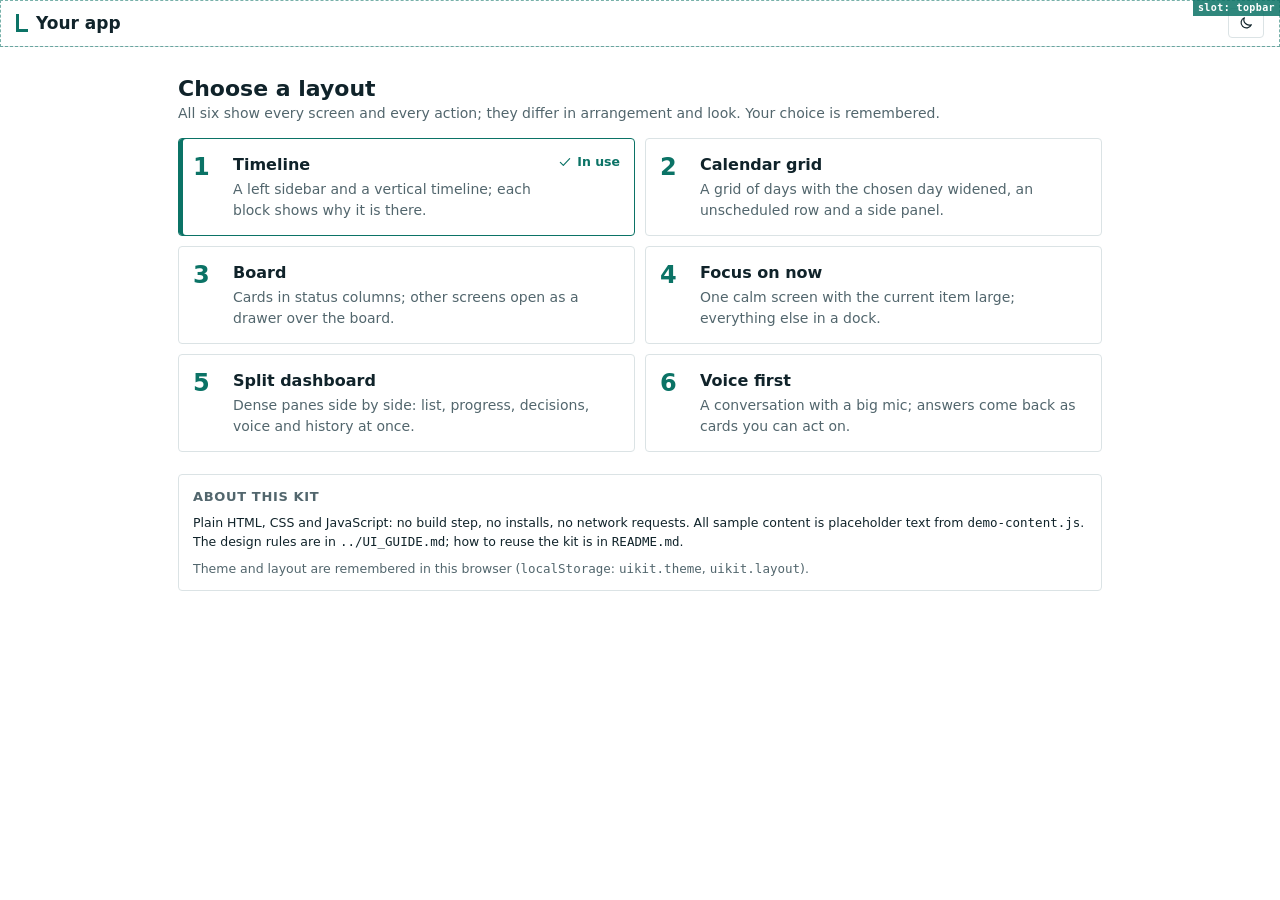
<file: ui-kit/index.html>
<!doctype html>
<!-- The layout chooser (UI_GUIDE.md §5.2). Open this file by double-clicking it.
     It borrows the remembered layout's tokens (boot.js sets data-layout). -->
<html lang="en" data-page="chooser">
<head>
<meta charset="utf-8">
<meta name="viewport" content="width=device-width, initial-scale=1">
<title>Choose a layout · UI kit</title>
<link rel="icon" href="data:,">
<script src="shared/boot.js"></script>
<link rel="stylesheet" href="tokens.css">
<link rel="stylesheet" href="base.css">
<link rel="stylesheet" href="shared/topbar.css">
<style>
  .chooser { max-width: 980px; margin: 0 auto; padding: 28px 28px 60px; }
  .about { margin-top: 22px; }
  .about code { font: 12.5px var(--mono); }
</style>
</head>
<body>
<a class="skip-link" href="#main">Skip to content</a>
<header class="appbar" data-slot="topbar">
  <span class="appbar-brand"><span class="brand-mark" aria-hidden="true"></span><span data-app-name>App</span></span>
  <span style="margin-left:auto"></span>
  <button type="button" class="ab-btn" data-act="toggle_theme" aria-label="Switch theme" title="Switch theme"><i data-icon="moon" class="i-moon"></i><i data-icon="sun" class="i-sun"></i></button>
</header>
<main id="main" class="chooser" tabindex="-1">
  <h1 class="screen-title">Choose a layout</h1>
  <p class="lead-line">All six show every screen and every action; they differ in arrangement and look. Your choice is remembered.</p>
  <ol class="layout-list" id="layout-list"></ol>
  <section class="panel about">
    <h2 class="panel-h">About this kit</h2>
    <p class="small">Plain HTML, CSS and JavaScript: no build step, no installs, no network requests. All sample content is placeholder text from <code>demo-content.js</code>. The design rules are in <code>../UI_GUIDE.md</code>; how to reuse the kit is in <code>README.md</code>.</p>
    <p class="small muted">Theme and layout are remembered in this browser (<code>localStorage</code>: <code>uikit.theme</code>, <code>uikit.layout</code>).</p>
  </section>
</main>
<script src="demo-content.js"></script>
<script src="shared/icons.js"></script>
<script src="shared/core.js"></script>
<script src="shared/theme-switch.js"></script>
<script>
/* The six layouts. Descriptions are generic UI copy (UI_GUIDE.md §5.2). */
(function () {
  var LAYOUTS = [
    [1, "Timeline", "A left sidebar and a vertical timeline; each block shows why it is there."],
    [2, "Calendar grid", "A grid of days with the chosen day widened, an unscheduled row and a side panel."],
    [3, "Board", "Cards in status columns; other screens open as a drawer over the board."],
    [4, "Focus on now", "One calm screen with the current item large; everything else in a dock."],
    [5, "Split dashboard", "Dense panes side by side: list, progress, decisions, voice and history at once."],
    [6, "Voice first", "A conversation with a big mic; answers come back as cards you can act on."]
  ];
  var cur = String(UI.store.get("uikit.layout", "1")), screen = location.hash.slice(1);
  document.getElementById("layout-list").innerHTML = LAYOUTS.map(function (l) {
    var on = String(l[0]) === cur;
    return '<li class="' + (on ? "is-current" : "") + '"><a class="layout-pick" href="layout-' + l[0] + "/index.html" + (screen ? "#" + UI.esc(screen) : "") + '" data-pick="' + l[0] + '"' + (on ? ' aria-current="true"' : "") + ">" +
      '<span class="lp-n">' + l[0] + '</span><span class="lp-body"><b>' + l[1] + "</b><span>" + l[2] + "</span></span>" + (on ? '<span class="lp-cur">' + UI.icon("check") + "In use</span>" : "") + "</a></li>";
  }).join("");
  document.addEventListener("click", function (e) { var a = e.target.closest("[data-pick]"); if (a) UI.store.set("uikit.layout", a.getAttribute("data-pick")); });
  document.querySelectorAll("[data-app-name]").forEach(function (el) { el.textContent = UI.data.appName || "App"; });
  UI.hydrateIcons();
})();
</script>
</body>
</html>
</file>
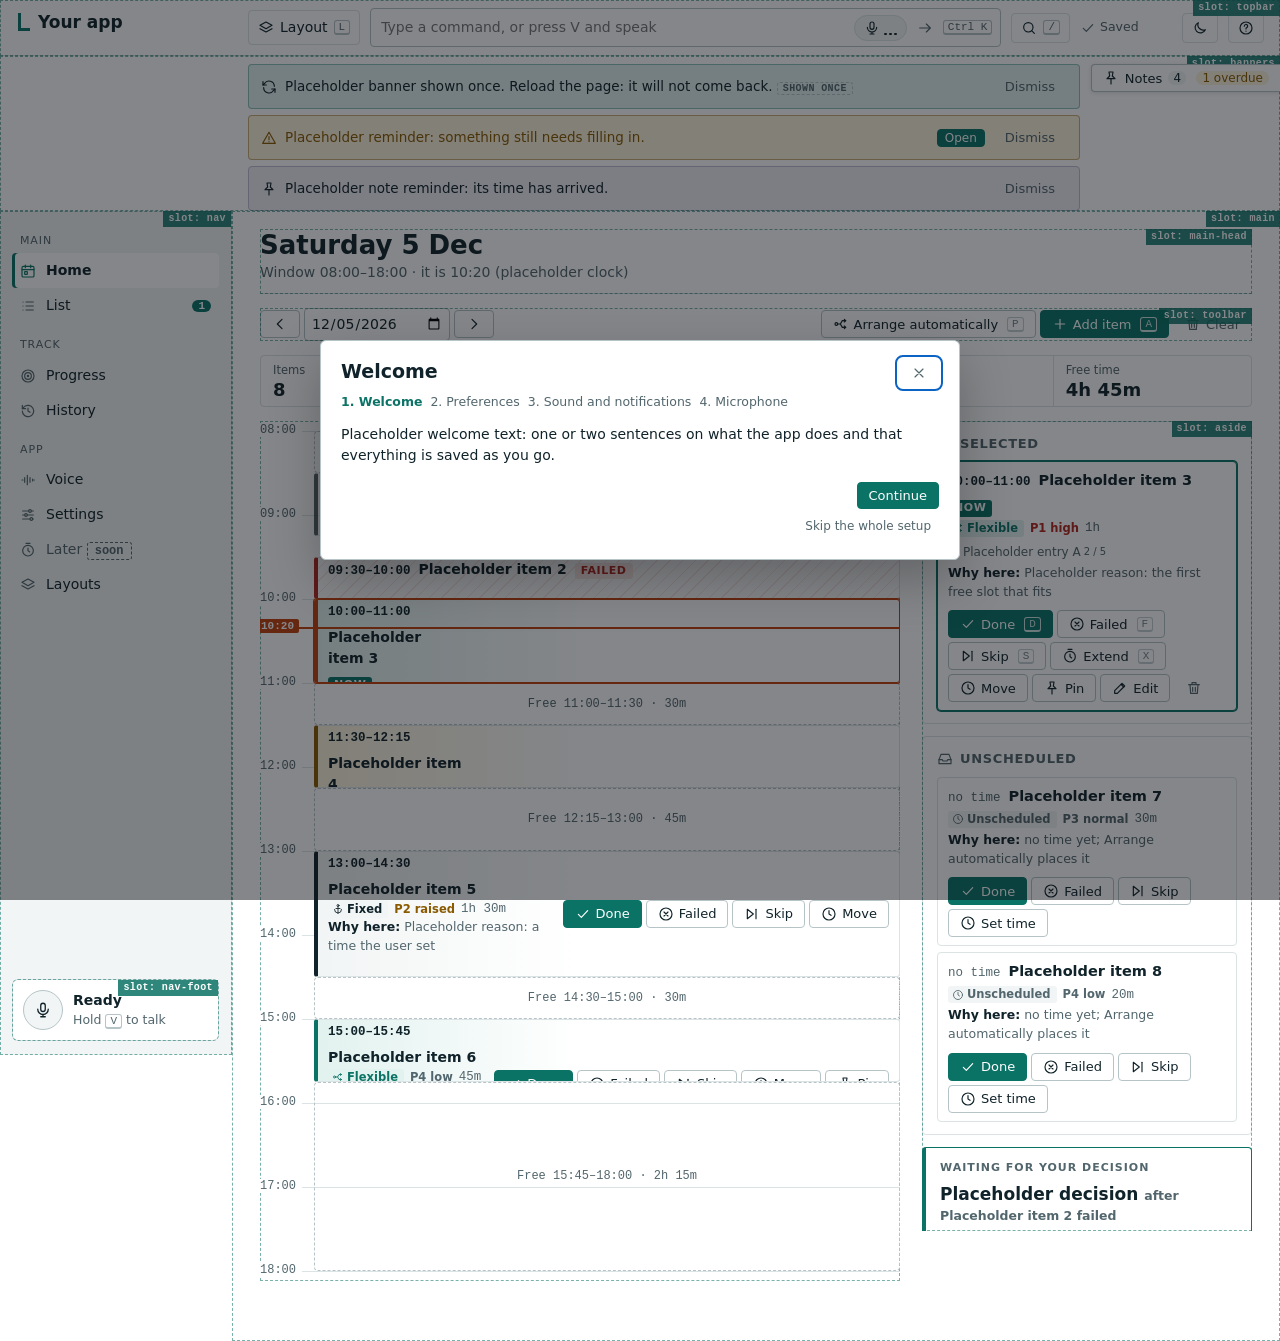
<file: ui-kit/layout-1/index.html>
<!doctype html>
<!-- Layout 1: Timeline. See UI_GUIDE.md §4.1. Opens by double-click; no build step, no network. -->
<html lang="en" data-layout="1">
<head>
<meta charset="utf-8">
<meta name="viewport" content="width=device-width, initial-scale=1">
<title>Layout 1: Timeline · UI kit</title>
<link rel="icon" href="data:,">
<script src="../shared/boot.js"></script>
<link rel="stylesheet" href="../tokens.css">
<link rel="stylesheet" href="../base.css">
<!-- shared components: delete a pair (css + js) and its host element to remove one -->
<link rel="stylesheet" href="../shared/topbar.css">
<link rel="stylesheet" href="../shared/quick-add.css">
<link rel="stylesheet" href="../shared/saved-indicator.css">
<link rel="stylesheet" href="../shared/toast.css">
<link rel="stylesheet" href="../shared/banners.css">
<link rel="stylesheet" href="../shared/shortcuts.css">
<link rel="stylesheet" href="../shared/voice-panel.css">
<link rel="stylesheet" href="../shared/notes-panel.css">
<link rel="stylesheet" href="../shared/alarm.css">
<link rel="stylesheet" href="../shared/first-run.css">
<link rel="stylesheet" href="layout.css">
</head>
<body data-screen="home">
<a class="skip-link" href="#layout-root">Skip to content</a>

<!-- ===== shell: the same in every layout (UI_GUIDE.md §5.1) ===== -->
<header class="appbar" id="appbar" data-slot="topbar">
  <span class="appbar-brand"><span class="brand-mark" aria-hidden="true"></span><span data-app-name>App</span></span>
  <button type="button" class="ab-btn" data-act="open_layouts" title="Switch layout (L)" aria-label="Switch layout">
    <i data-icon="layers"></i><span class="ab-label">Layout</span><kbd>L</kbd>
  </button>
  <form class="quickadd" id="quickadd" data-form="say" autocomplete="off" role="search" aria-label="Type or say a command">
    <label for="qa-input" class="sr">Type or say a command</label>
    <input id="qa-input" name="text" data-keep placeholder="Type a command, or press V and speak" maxlength="500">
    <button type="button" class="mic-btn" id="mic-btn" data-act="mic_toggle" aria-pressed="false" title="Hold V to talk, or click">
      <i data-icon="mic"></i><span class="lvl" data-level aria-hidden="true"><span></span><span></span><span></span></span><span class="sr" id="mic-state-sr">Microphone</span>
    </button>
    <button type="submit" class="qa-send" title="Run (Enter)"><i data-icon="arrow-right"></i><span class="sr">Run</span></button>
    <kbd class="qa-kbd" title="Focus this box">Ctrl K</kbd>
  </form>
  <button type="button" class="ab-btn" data-act="open_search" title="Search (/)" aria-label="Search"><i data-icon="search"></i><kbd>/</kbd></button>
  <span class="saved" id="saved" role="status" aria-live="polite" data-state="idle"><i data-icon="check"></i><span id="saved-text">Saved</span></span>
  <button type="button" class="ab-btn" data-act="toggle_theme" id="theme-btn" aria-label="Switch theme" title="Switch theme"><i data-icon="moon" class="i-moon"></i><i data-icon="sun" class="i-sun"></i></button>
  <button type="button" class="ab-btn" data-act="open_help" aria-label="Keyboard shortcuts and help" title="Shortcuts (?)"><i data-icon="help"></i></button>
</header>

<div id="conv" class="conv" aria-live="polite" hidden></div>          <!-- voice-panel.js -->
<div id="banners" class="banners" data-slot="banners"></div>        <!-- banners.js -->
<main id="layout-root" class="layout-root" tabindex="-1"></main>    <!-- layout.js draws the frame here -->
<aside id="notes-panel" class="notes-panel" aria-label="Notes" data-slot="notes"></aside>  <!-- notes-panel.js -->

<dialog id="dlg" class="dlg" aria-labelledby="dlg-title"></dialog>                  <!-- forms, confirm.js, first-run.js -->
<dialog id="alarm-dlg" class="dlg alarm-dlg" aria-labelledby="alarm-title"></dialog> <!-- alarm.js -->
<div id="overlay" class="overlay" hidden></div>                                     <!-- shortcuts.js, search.js -->
<div id="toasts" class="toasts" aria-live="polite"></div>                           <!-- toast.js -->

<!-- content (placeholder) → icons → core → components → this layout -->
<script src="../demo-content.js"></script>
<script src="../shared/icons.js"></script>
<script src="../shared/core.js"></script>
<script src="../shared/screens.js"></script>
<script src="../shared/theme-switch.js"></script>
<script src="../shared/layout-switcher.js"></script>
<script src="../shared/quick-add.js"></script>
<script src="../shared/saved-indicator.js"></script>
<script src="../shared/toast.js"></script>
<script src="../shared/banners.js"></script>
<script src="../shared/confirm.js"></script>
<script src="../shared/shortcuts.js"></script>
<script src="../shared/search.js"></script>
<script src="../shared/voice-panel.js"></script>
<script src="../shared/notes-panel.js"></script>
<script src="../shared/alarm.js"></script>
<script src="../shared/first-run.js"></script>
<script src="layout.js"></script>
</body>
</html>
</file>
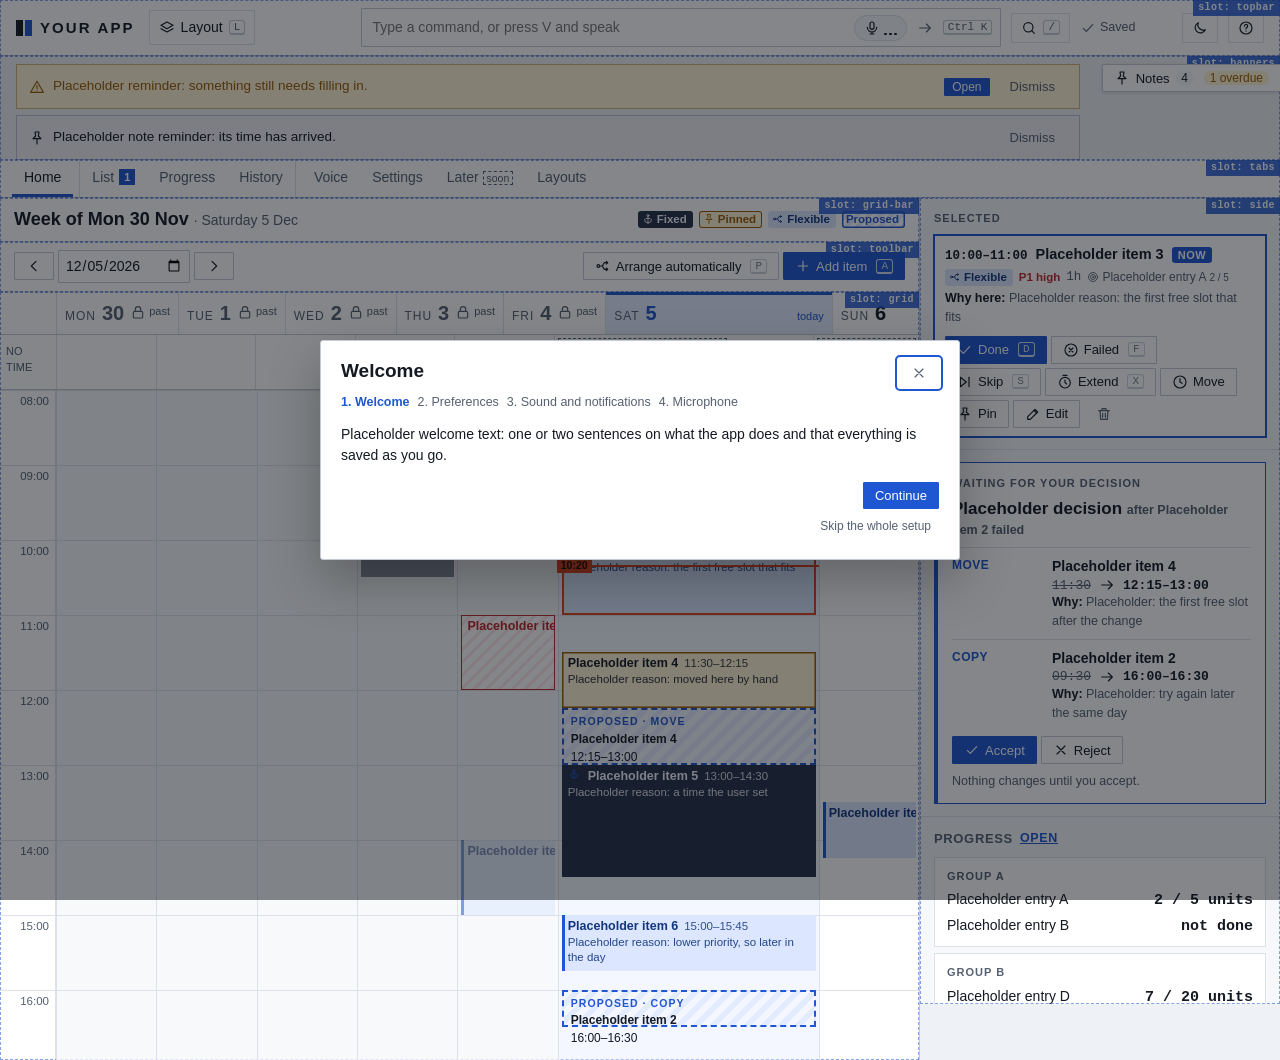
<file: ui-kit/layout-2/index.html>
<!doctype html>
<!-- Layout 2: Calendar grid. See UI_GUIDE.md §4.2. Opens by double-click; no build step, no network. -->
<html lang="en" data-layout="2">
<head>
<meta charset="utf-8">
<meta name="viewport" content="width=device-width, initial-scale=1">
<title>Layout 2: Calendar grid · UI kit</title>
<link rel="icon" href="data:,">
<script src="../shared/boot.js"></script>
<link rel="stylesheet" href="../tokens.css">
<link rel="stylesheet" href="../base.css">
<!-- shared components: delete a pair (css + js) and its host element to remove one -->
<link rel="stylesheet" href="../shared/topbar.css">
<link rel="stylesheet" href="../shared/quick-add.css">
<link rel="stylesheet" href="../shared/saved-indicator.css">
<link rel="stylesheet" href="../shared/toast.css">
<link rel="stylesheet" href="../shared/banners.css">
<link rel="stylesheet" href="../shared/shortcuts.css">
<link rel="stylesheet" href="../shared/voice-panel.css">
<link rel="stylesheet" href="../shared/notes-panel.css">
<link rel="stylesheet" href="../shared/alarm.css">
<link rel="stylesheet" href="../shared/first-run.css">
<link rel="stylesheet" href="layout.css">
</head>
<body data-screen="home">
<a class="skip-link" href="#layout-root">Skip to content</a>

<!-- ===== shell: the same in every layout (UI_GUIDE.md §5.1) ===== -->
<header class="appbar" id="appbar" data-slot="topbar">
  <span class="appbar-brand"><span class="brand-mark" aria-hidden="true"></span><span data-app-name>App</span></span>
  <button type="button" class="ab-btn" data-act="open_layouts" title="Switch layout (L)" aria-label="Switch layout">
    <i data-icon="layers"></i><span class="ab-label">Layout</span><kbd>L</kbd>
  </button>
  <form class="quickadd" id="quickadd" data-form="say" autocomplete="off" role="search" aria-label="Type or say a command">
    <label for="qa-input" class="sr">Type or say a command</label>
    <input id="qa-input" name="text" data-keep placeholder="Type a command, or press V and speak" maxlength="500">
    <button type="button" class="mic-btn" id="mic-btn" data-act="mic_toggle" aria-pressed="false" title="Hold V to talk, or click">
      <i data-icon="mic"></i><span class="lvl" data-level aria-hidden="true"><span></span><span></span><span></span></span><span class="sr" id="mic-state-sr">Microphone</span>
    </button>
    <button type="submit" class="qa-send" title="Run (Enter)"><i data-icon="arrow-right"></i><span class="sr">Run</span></button>
    <kbd class="qa-kbd" title="Focus this box">Ctrl K</kbd>
  </form>
  <button type="button" class="ab-btn" data-act="open_search" title="Search (/)" aria-label="Search"><i data-icon="search"></i><kbd>/</kbd></button>
  <span class="saved" id="saved" role="status" aria-live="polite" data-state="idle"><i data-icon="check"></i><span id="saved-text">Saved</span></span>
  <button type="button" class="ab-btn" data-act="toggle_theme" id="theme-btn" aria-label="Switch theme" title="Switch theme"><i data-icon="moon" class="i-moon"></i><i data-icon="sun" class="i-sun"></i></button>
  <button type="button" class="ab-btn" data-act="open_help" aria-label="Keyboard shortcuts and help" title="Shortcuts (?)"><i data-icon="help"></i></button>
</header>

<div id="conv" class="conv" aria-live="polite" hidden></div>          <!-- voice-panel.js -->
<div id="banners" class="banners" data-slot="banners"></div>        <!-- banners.js -->
<main id="layout-root" class="layout-root" tabindex="-1"></main>    <!-- layout.js draws the frame here -->
<aside id="notes-panel" class="notes-panel" aria-label="Notes" data-slot="notes"></aside>  <!-- notes-panel.js -->

<dialog id="dlg" class="dlg" aria-labelledby="dlg-title"></dialog>                  <!-- forms, confirm.js, first-run.js -->
<dialog id="alarm-dlg" class="dlg alarm-dlg" aria-labelledby="alarm-title"></dialog> <!-- alarm.js -->
<div id="overlay" class="overlay" hidden></div>                                     <!-- shortcuts.js, search.js -->
<div id="toasts" class="toasts" aria-live="polite"></div>                           <!-- toast.js -->

<!-- content (placeholder) → icons → core → components → this layout -->
<script src="../demo-content.js"></script>
<script src="../shared/icons.js"></script>
<script src="../shared/core.js"></script>
<script src="../shared/screens.js"></script>
<script src="../shared/theme-switch.js"></script>
<script src="../shared/layout-switcher.js"></script>
<script src="../shared/quick-add.js"></script>
<script src="../shared/saved-indicator.js"></script>
<script src="../shared/toast.js"></script>
<script src="../shared/banners.js"></script>
<script src="../shared/confirm.js"></script>
<script src="../shared/shortcuts.js"></script>
<script src="../shared/search.js"></script>
<script src="../shared/voice-panel.js"></script>
<script src="../shared/notes-panel.js"></script>
<script src="../shared/alarm.js"></script>
<script src="../shared/first-run.js"></script>
<script src="layout.js"></script>
</body>
</html>
</file>
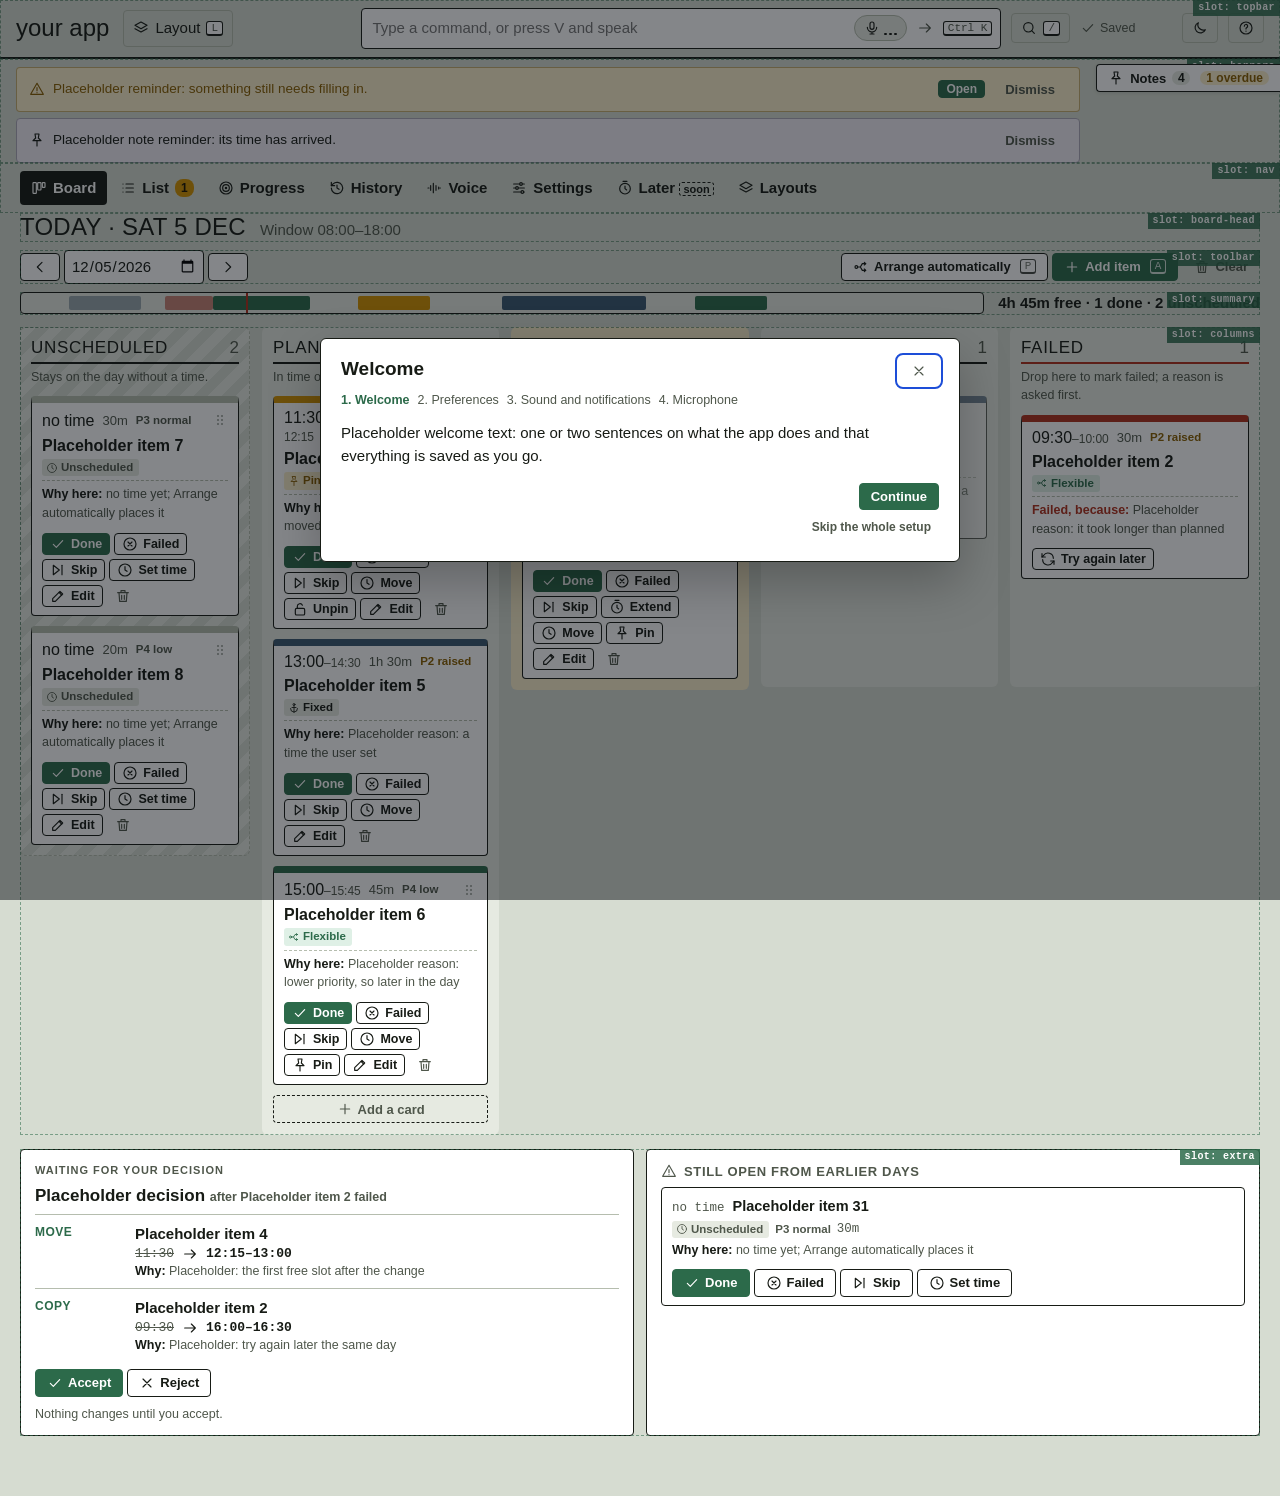
<file: ui-kit/layout-3/index.html>
<!doctype html>
<!-- Layout 3: Board. See UI_GUIDE.md §4.3. Opens by double-click; no build step, no network. -->
<html lang="en" data-layout="3">
<head>
<meta charset="utf-8">
<meta name="viewport" content="width=device-width, initial-scale=1">
<title>Layout 3: Board · UI kit</title>
<link rel="icon" href="data:,">
<script src="../shared/boot.js"></script>
<link rel="stylesheet" href="../tokens.css">
<link rel="stylesheet" href="../base.css">
<!-- shared components: delete a pair (css + js) and its host element to remove one -->
<link rel="stylesheet" href="../shared/topbar.css">
<link rel="stylesheet" href="../shared/quick-add.css">
<link rel="stylesheet" href="../shared/saved-indicator.css">
<link rel="stylesheet" href="../shared/toast.css">
<link rel="stylesheet" href="../shared/banners.css">
<link rel="stylesheet" href="../shared/shortcuts.css">
<link rel="stylesheet" href="../shared/voice-panel.css">
<link rel="stylesheet" href="../shared/notes-panel.css">
<link rel="stylesheet" href="../shared/alarm.css">
<link rel="stylesheet" href="../shared/first-run.css">
<link rel="stylesheet" href="layout.css">
</head>
<body data-screen="home">
<a class="skip-link" href="#layout-root">Skip to content</a>

<!-- ===== shell: the same in every layout (UI_GUIDE.md §5.1) ===== -->
<header class="appbar" id="appbar" data-slot="topbar">
  <span class="appbar-brand"><span class="brand-mark" aria-hidden="true"></span><span data-app-name>App</span></span>
  <button type="button" class="ab-btn" data-act="open_layouts" title="Switch layout (L)" aria-label="Switch layout">
    <i data-icon="layers"></i><span class="ab-label">Layout</span><kbd>L</kbd>
  </button>
  <form class="quickadd" id="quickadd" data-form="say" autocomplete="off" role="search" aria-label="Type or say a command">
    <label for="qa-input" class="sr">Type or say a command</label>
    <input id="qa-input" name="text" data-keep placeholder="Type a command, or press V and speak" maxlength="500">
    <button type="button" class="mic-btn" id="mic-btn" data-act="mic_toggle" aria-pressed="false" title="Hold V to talk, or click">
      <i data-icon="mic"></i><span class="lvl" data-level aria-hidden="true"><span></span><span></span><span></span></span><span class="sr" id="mic-state-sr">Microphone</span>
    </button>
    <button type="submit" class="qa-send" title="Run (Enter)"><i data-icon="arrow-right"></i><span class="sr">Run</span></button>
    <kbd class="qa-kbd" title="Focus this box">Ctrl K</kbd>
  </form>
  <button type="button" class="ab-btn" data-act="open_search" title="Search (/)" aria-label="Search"><i data-icon="search"></i><kbd>/</kbd></button>
  <span class="saved" id="saved" role="status" aria-live="polite" data-state="idle"><i data-icon="check"></i><span id="saved-text">Saved</span></span>
  <button type="button" class="ab-btn" data-act="toggle_theme" id="theme-btn" aria-label="Switch theme" title="Switch theme"><i data-icon="moon" class="i-moon"></i><i data-icon="sun" class="i-sun"></i></button>
  <button type="button" class="ab-btn" data-act="open_help" aria-label="Keyboard shortcuts and help" title="Shortcuts (?)"><i data-icon="help"></i></button>
</header>

<div id="conv" class="conv" aria-live="polite" hidden></div>          <!-- voice-panel.js -->
<div id="banners" class="banners" data-slot="banners"></div>        <!-- banners.js -->
<main id="layout-root" class="layout-root" tabindex="-1"></main>    <!-- layout.js draws the frame here -->
<aside id="notes-panel" class="notes-panel" aria-label="Notes" data-slot="notes"></aside>  <!-- notes-panel.js -->

<dialog id="dlg" class="dlg" aria-labelledby="dlg-title"></dialog>                  <!-- forms, confirm.js, first-run.js -->
<dialog id="alarm-dlg" class="dlg alarm-dlg" aria-labelledby="alarm-title"></dialog> <!-- alarm.js -->
<div id="overlay" class="overlay" hidden></div>                                     <!-- shortcuts.js, search.js -->
<div id="toasts" class="toasts" aria-live="polite"></div>                           <!-- toast.js -->

<!-- content (placeholder) → icons → core → components → this layout -->
<script src="../demo-content.js"></script>
<script src="../shared/icons.js"></script>
<script src="../shared/core.js"></script>
<script src="../shared/screens.js"></script>
<script src="../shared/theme-switch.js"></script>
<script src="../shared/layout-switcher.js"></script>
<script src="../shared/quick-add.js"></script>
<script src="../shared/saved-indicator.js"></script>
<script src="../shared/toast.js"></script>
<script src="../shared/banners.js"></script>
<script src="../shared/confirm.js"></script>
<script src="../shared/shortcuts.js"></script>
<script src="../shared/search.js"></script>
<script src="../shared/voice-panel.js"></script>
<script src="../shared/notes-panel.js"></script>
<script src="../shared/alarm.js"></script>
<script src="../shared/first-run.js"></script>
<script src="layout.js"></script>
</body>
</html>
</file>
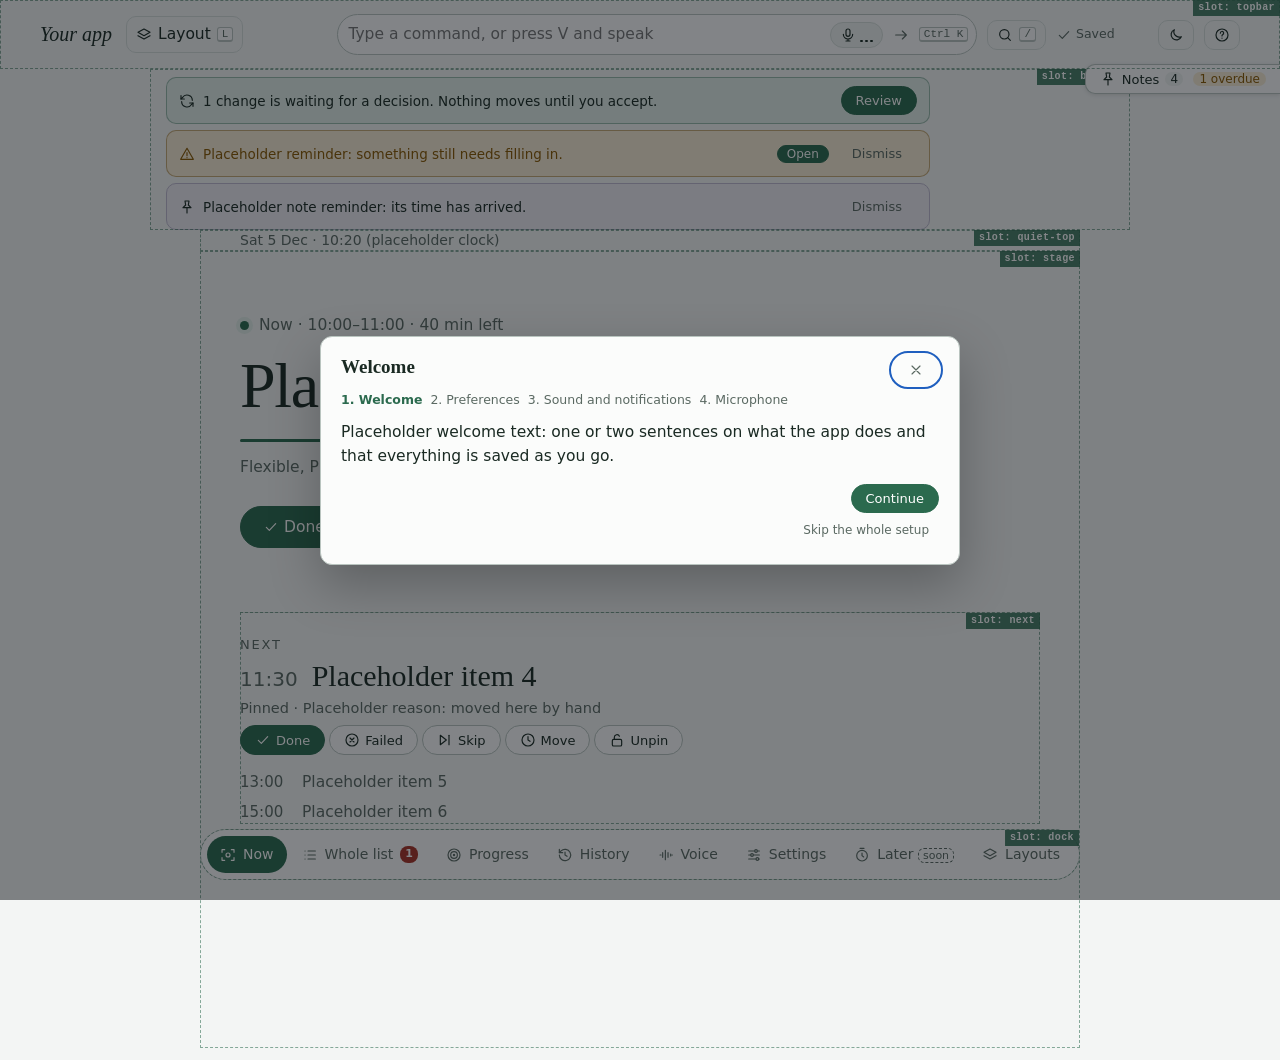
<file: ui-kit/layout-4/index.html>
<!doctype html>
<!-- Layout 4: Focus on now. See UI_GUIDE.md §4.4. Opens by double-click; no build step, no network. -->
<html lang="en" data-layout="4">
<head>
<meta charset="utf-8">
<meta name="viewport" content="width=device-width, initial-scale=1">
<title>Layout 4: Focus on now · UI kit</title>
<link rel="icon" href="data:,">
<script src="../shared/boot.js"></script>
<link rel="stylesheet" href="../tokens.css">
<link rel="stylesheet" href="../base.css">
<!-- shared components: delete a pair (css + js) and its host element to remove one -->
<link rel="stylesheet" href="../shared/topbar.css">
<link rel="stylesheet" href="../shared/quick-add.css">
<link rel="stylesheet" href="../shared/saved-indicator.css">
<link rel="stylesheet" href="../shared/toast.css">
<link rel="stylesheet" href="../shared/banners.css">
<link rel="stylesheet" href="../shared/shortcuts.css">
<link rel="stylesheet" href="../shared/voice-panel.css">
<link rel="stylesheet" href="../shared/notes-panel.css">
<link rel="stylesheet" href="../shared/alarm.css">
<link rel="stylesheet" href="../shared/first-run.css">
<link rel="stylesheet" href="layout.css">
</head>
<body data-screen="home">
<a class="skip-link" href="#layout-root">Skip to content</a>

<!-- ===== shell: the same in every layout (UI_GUIDE.md §5.1) ===== -->
<header class="appbar" id="appbar" data-slot="topbar">
  <span class="appbar-brand"><span class="brand-mark" aria-hidden="true"></span><span data-app-name>App</span></span>
  <button type="button" class="ab-btn" data-act="open_layouts" title="Switch layout (L)" aria-label="Switch layout">
    <i data-icon="layers"></i><span class="ab-label">Layout</span><kbd>L</kbd>
  </button>
  <form class="quickadd" id="quickadd" data-form="say" autocomplete="off" role="search" aria-label="Type or say a command">
    <label for="qa-input" class="sr">Type or say a command</label>
    <input id="qa-input" name="text" data-keep placeholder="Type a command, or press V and speak" maxlength="500">
    <button type="button" class="mic-btn" id="mic-btn" data-act="mic_toggle" aria-pressed="false" title="Hold V to talk, or click">
      <i data-icon="mic"></i><span class="lvl" data-level aria-hidden="true"><span></span><span></span><span></span></span><span class="sr" id="mic-state-sr">Microphone</span>
    </button>
    <button type="submit" class="qa-send" title="Run (Enter)"><i data-icon="arrow-right"></i><span class="sr">Run</span></button>
    <kbd class="qa-kbd" title="Focus this box">Ctrl K</kbd>
  </form>
  <button type="button" class="ab-btn" data-act="open_search" title="Search (/)" aria-label="Search"><i data-icon="search"></i><kbd>/</kbd></button>
  <span class="saved" id="saved" role="status" aria-live="polite" data-state="idle"><i data-icon="check"></i><span id="saved-text">Saved</span></span>
  <button type="button" class="ab-btn" data-act="toggle_theme" id="theme-btn" aria-label="Switch theme" title="Switch theme"><i data-icon="moon" class="i-moon"></i><i data-icon="sun" class="i-sun"></i></button>
  <button type="button" class="ab-btn" data-act="open_help" aria-label="Keyboard shortcuts and help" title="Shortcuts (?)"><i data-icon="help"></i></button>
</header>

<div id="conv" class="conv" aria-live="polite" hidden></div>          <!-- voice-panel.js -->
<div id="banners" class="banners" data-slot="banners"></div>        <!-- banners.js -->
<main id="layout-root" class="layout-root" tabindex="-1"></main>    <!-- layout.js draws the frame here -->
<aside id="notes-panel" class="notes-panel" aria-label="Notes" data-slot="notes"></aside>  <!-- notes-panel.js -->

<dialog id="dlg" class="dlg" aria-labelledby="dlg-title"></dialog>                  <!-- forms, confirm.js, first-run.js -->
<dialog id="alarm-dlg" class="dlg alarm-dlg" aria-labelledby="alarm-title"></dialog> <!-- alarm.js -->
<div id="overlay" class="overlay" hidden></div>                                     <!-- shortcuts.js, search.js -->
<div id="toasts" class="toasts" aria-live="polite"></div>                           <!-- toast.js -->

<!-- content (placeholder) → icons → core → components → this layout -->
<script src="../demo-content.js"></script>
<script src="../shared/icons.js"></script>
<script src="../shared/core.js"></script>
<script src="../shared/screens.js"></script>
<script src="../shared/theme-switch.js"></script>
<script src="../shared/layout-switcher.js"></script>
<script src="../shared/quick-add.js"></script>
<script src="../shared/saved-indicator.js"></script>
<script src="../shared/toast.js"></script>
<script src="../shared/banners.js"></script>
<script src="../shared/confirm.js"></script>
<script src="../shared/shortcuts.js"></script>
<script src="../shared/search.js"></script>
<script src="../shared/voice-panel.js"></script>
<script src="../shared/notes-panel.js"></script>
<script src="../shared/alarm.js"></script>
<script src="../shared/first-run.js"></script>
<script src="layout.js"></script>
</body>
</html>
</file>
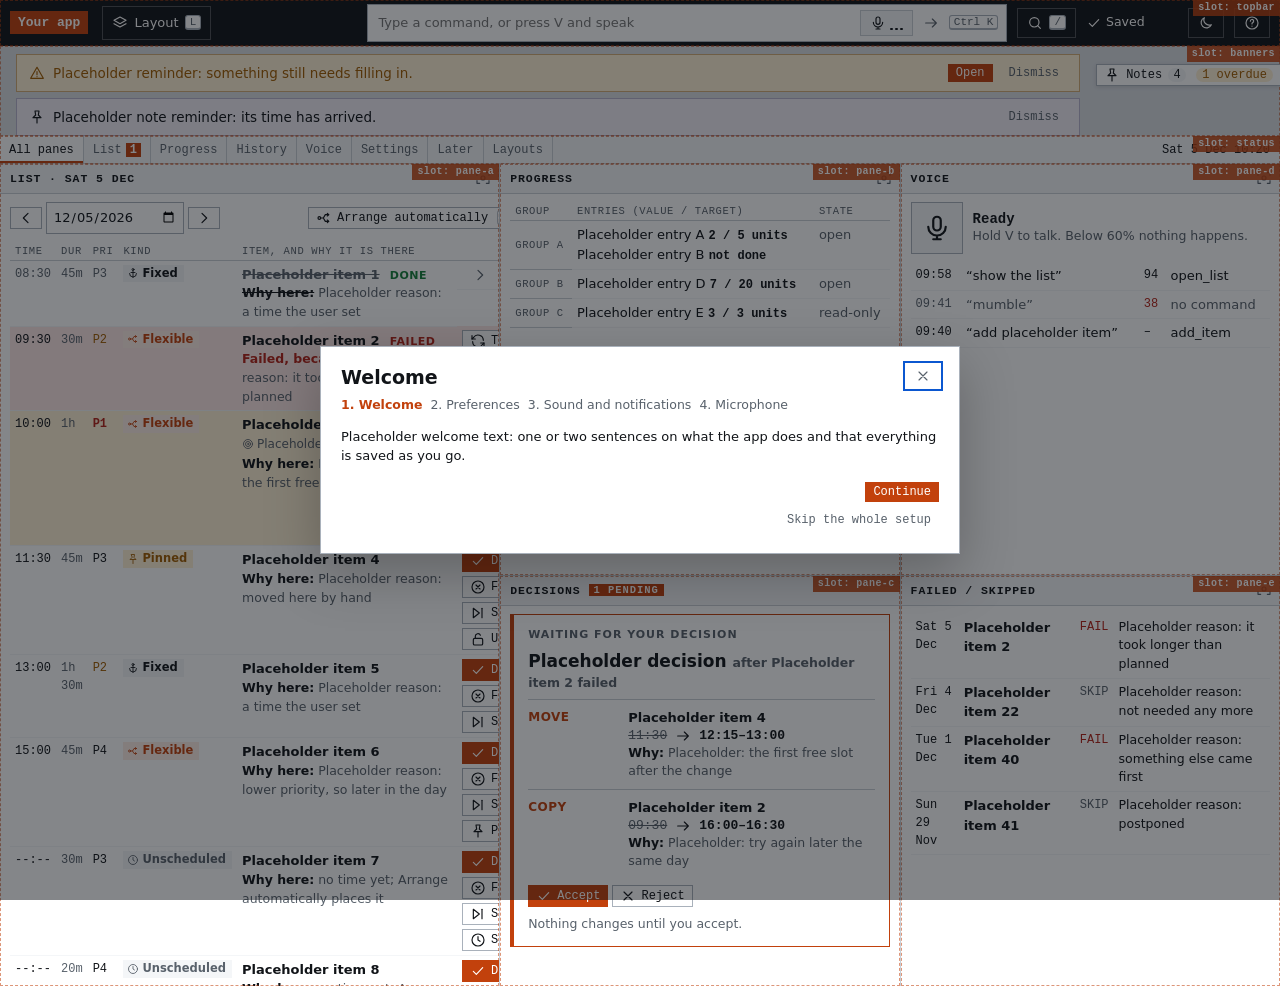
<file: ui-kit/layout-5/index.html>
<!doctype html>
<!-- Layout 5: Split dashboard. See UI_GUIDE.md §4.5. Opens by double-click; no build step, no network. -->
<html lang="en" data-layout="5">
<head>
<meta charset="utf-8">
<meta name="viewport" content="width=device-width, initial-scale=1">
<title>Layout 5: Split dashboard · UI kit</title>
<link rel="icon" href="data:,">
<script src="../shared/boot.js"></script>
<link rel="stylesheet" href="../tokens.css">
<link rel="stylesheet" href="../base.css">
<!-- shared components: delete a pair (css + js) and its host element to remove one -->
<link rel="stylesheet" href="../shared/topbar.css">
<link rel="stylesheet" href="../shared/quick-add.css">
<link rel="stylesheet" href="../shared/saved-indicator.css">
<link rel="stylesheet" href="../shared/toast.css">
<link rel="stylesheet" href="../shared/banners.css">
<link rel="stylesheet" href="../shared/shortcuts.css">
<link rel="stylesheet" href="../shared/voice-panel.css">
<link rel="stylesheet" href="../shared/notes-panel.css">
<link rel="stylesheet" href="../shared/alarm.css">
<link rel="stylesheet" href="../shared/first-run.css">
<link rel="stylesheet" href="layout.css">
</head>
<body data-screen="home">
<a class="skip-link" href="#layout-root">Skip to content</a>

<!-- ===== shell: the same in every layout (UI_GUIDE.md §5.1) ===== -->
<header class="appbar" id="appbar" data-slot="topbar">
  <span class="appbar-brand"><span class="brand-mark" aria-hidden="true"></span><span data-app-name>App</span></span>
  <button type="button" class="ab-btn" data-act="open_layouts" title="Switch layout (L)" aria-label="Switch layout">
    <i data-icon="layers"></i><span class="ab-label">Layout</span><kbd>L</kbd>
  </button>
  <form class="quickadd" id="quickadd" data-form="say" autocomplete="off" role="search" aria-label="Type or say a command">
    <label for="qa-input" class="sr">Type or say a command</label>
    <input id="qa-input" name="text" data-keep placeholder="Type a command, or press V and speak" maxlength="500">
    <button type="button" class="mic-btn" id="mic-btn" data-act="mic_toggle" aria-pressed="false" title="Hold V to talk, or click">
      <i data-icon="mic"></i><span class="lvl" data-level aria-hidden="true"><span></span><span></span><span></span></span><span class="sr" id="mic-state-sr">Microphone</span>
    </button>
    <button type="submit" class="qa-send" title="Run (Enter)"><i data-icon="arrow-right"></i><span class="sr">Run</span></button>
    <kbd class="qa-kbd" title="Focus this box">Ctrl K</kbd>
  </form>
  <button type="button" class="ab-btn" data-act="open_search" title="Search (/)" aria-label="Search"><i data-icon="search"></i><kbd>/</kbd></button>
  <span class="saved" id="saved" role="status" aria-live="polite" data-state="idle"><i data-icon="check"></i><span id="saved-text">Saved</span></span>
  <button type="button" class="ab-btn" data-act="toggle_theme" id="theme-btn" aria-label="Switch theme" title="Switch theme"><i data-icon="moon" class="i-moon"></i><i data-icon="sun" class="i-sun"></i></button>
  <button type="button" class="ab-btn" data-act="open_help" aria-label="Keyboard shortcuts and help" title="Shortcuts (?)"><i data-icon="help"></i></button>
</header>

<div id="conv" class="conv" aria-live="polite" hidden></div>          <!-- voice-panel.js -->
<div id="banners" class="banners" data-slot="banners"></div>        <!-- banners.js -->
<main id="layout-root" class="layout-root" tabindex="-1"></main>    <!-- layout.js draws the frame here -->
<aside id="notes-panel" class="notes-panel" aria-label="Notes" data-slot="notes"></aside>  <!-- notes-panel.js -->

<dialog id="dlg" class="dlg" aria-labelledby="dlg-title"></dialog>                  <!-- forms, confirm.js, first-run.js -->
<dialog id="alarm-dlg" class="dlg alarm-dlg" aria-labelledby="alarm-title"></dialog> <!-- alarm.js -->
<div id="overlay" class="overlay" hidden></div>                                     <!-- shortcuts.js, search.js -->
<div id="toasts" class="toasts" aria-live="polite"></div>                           <!-- toast.js -->

<!-- content (placeholder) → icons → core → components → this layout -->
<script src="../demo-content.js"></script>
<script src="../shared/icons.js"></script>
<script src="../shared/core.js"></script>
<script src="../shared/screens.js"></script>
<script src="../shared/theme-switch.js"></script>
<script src="../shared/layout-switcher.js"></script>
<script src="../shared/quick-add.js"></script>
<script src="../shared/saved-indicator.js"></script>
<script src="../shared/toast.js"></script>
<script src="../shared/banners.js"></script>
<script src="../shared/confirm.js"></script>
<script src="../shared/shortcuts.js"></script>
<script src="../shared/search.js"></script>
<script src="../shared/voice-panel.js"></script>
<script src="../shared/notes-panel.js"></script>
<script src="../shared/alarm.js"></script>
<script src="../shared/first-run.js"></script>
<script src="layout.js"></script>
</body>
</html>
</file>
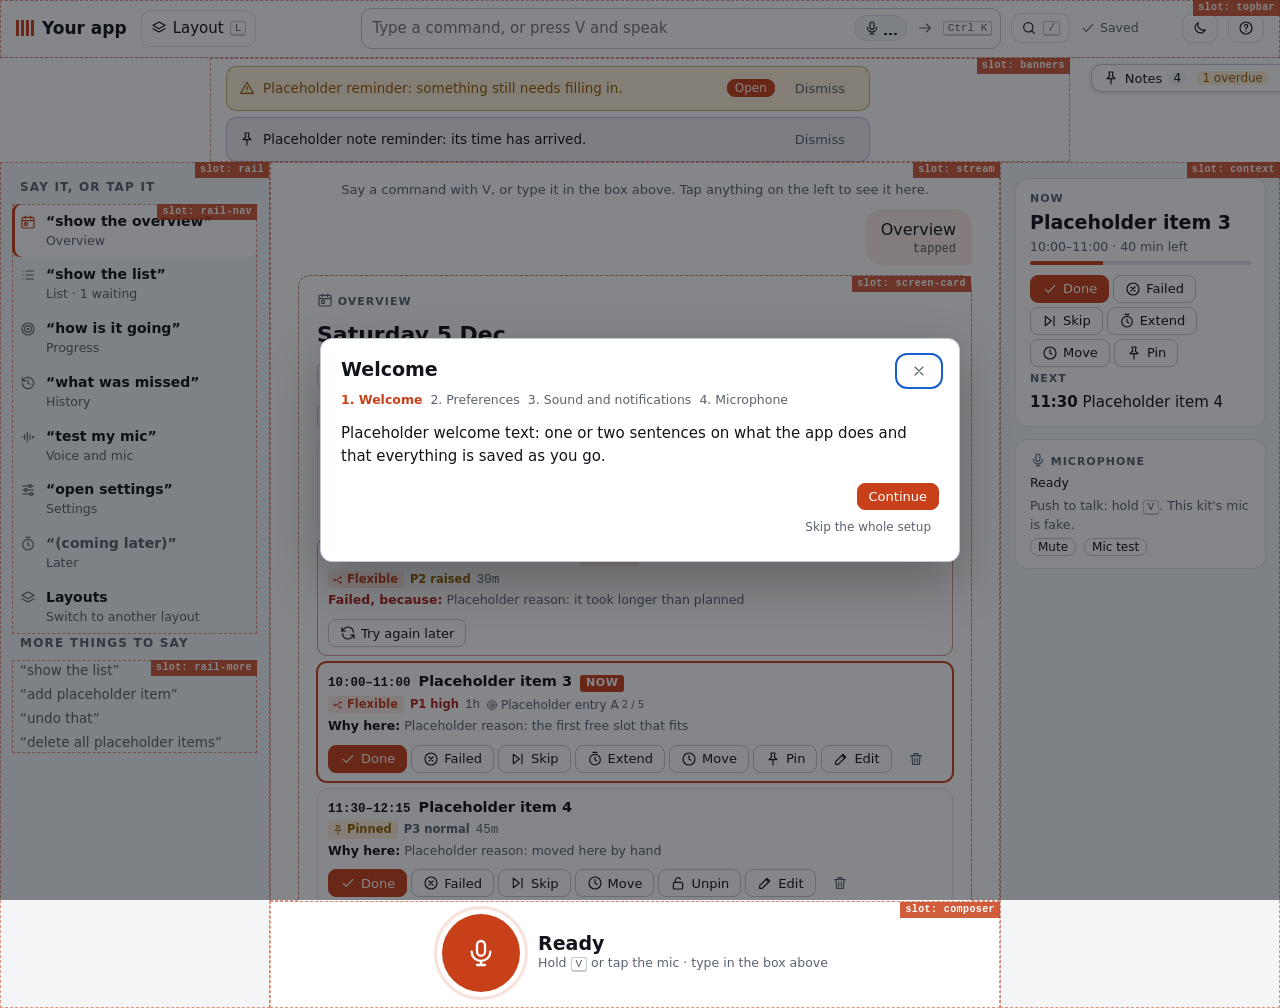
<file: ui-kit/layout-6/index.html>
<!doctype html>
<!-- Layout 6: Voice first. See UI_GUIDE.md §4.6. Opens by double-click; no build step, no network. -->
<html lang="en" data-layout="6">
<head>
<meta charset="utf-8">
<meta name="viewport" content="width=device-width, initial-scale=1">
<title>Layout 6: Voice first · UI kit</title>
<link rel="icon" href="data:,">
<script src="../shared/boot.js"></script>
<link rel="stylesheet" href="../tokens.css">
<link rel="stylesheet" href="../base.css">
<!-- shared components: delete a pair (css + js) and its host element to remove one -->
<link rel="stylesheet" href="../shared/topbar.css">
<link rel="stylesheet" href="../shared/quick-add.css">
<link rel="stylesheet" href="../shared/saved-indicator.css">
<link rel="stylesheet" href="../shared/toast.css">
<link rel="stylesheet" href="../shared/banners.css">
<link rel="stylesheet" href="../shared/shortcuts.css">
<link rel="stylesheet" href="../shared/voice-panel.css">
<link rel="stylesheet" href="../shared/notes-panel.css">
<link rel="stylesheet" href="../shared/alarm.css">
<link rel="stylesheet" href="../shared/first-run.css">
<link rel="stylesheet" href="layout.css">
</head>
<body data-screen="home">
<a class="skip-link" href="#layout-root">Skip to content</a>

<!-- ===== shell: the same in every layout (UI_GUIDE.md §5.1) ===== -->
<header class="appbar" id="appbar" data-slot="topbar">
  <span class="appbar-brand"><span class="brand-mark" aria-hidden="true"></span><span data-app-name>App</span></span>
  <button type="button" class="ab-btn" data-act="open_layouts" title="Switch layout (L)" aria-label="Switch layout">
    <i data-icon="layers"></i><span class="ab-label">Layout</span><kbd>L</kbd>
  </button>
  <form class="quickadd" id="quickadd" data-form="say" autocomplete="off" role="search" aria-label="Type or say a command">
    <label for="qa-input" class="sr">Type or say a command</label>
    <input id="qa-input" name="text" data-keep placeholder="Type a command, or press V and speak" maxlength="500">
    <button type="button" class="mic-btn" id="mic-btn" data-act="mic_toggle" aria-pressed="false" title="Hold V to talk, or click">
      <i data-icon="mic"></i><span class="lvl" data-level aria-hidden="true"><span></span><span></span><span></span></span><span class="sr" id="mic-state-sr">Microphone</span>
    </button>
    <button type="submit" class="qa-send" title="Run (Enter)"><i data-icon="arrow-right"></i><span class="sr">Run</span></button>
    <kbd class="qa-kbd" title="Focus this box">Ctrl K</kbd>
  </form>
  <button type="button" class="ab-btn" data-act="open_search" title="Search (/)" aria-label="Search"><i data-icon="search"></i><kbd>/</kbd></button>
  <span class="saved" id="saved" role="status" aria-live="polite" data-state="idle"><i data-icon="check"></i><span id="saved-text">Saved</span></span>
  <button type="button" class="ab-btn" data-act="toggle_theme" id="theme-btn" aria-label="Switch theme" title="Switch theme"><i data-icon="moon" class="i-moon"></i><i data-icon="sun" class="i-sun"></i></button>
  <button type="button" class="ab-btn" data-act="open_help" aria-label="Keyboard shortcuts and help" title="Shortcuts (?)"><i data-icon="help"></i></button>
</header>

<div id="conv" class="conv" aria-live="polite" hidden></div>          <!-- voice-panel.js -->
<div id="banners" class="banners" data-slot="banners"></div>        <!-- banners.js -->
<main id="layout-root" class="layout-root" tabindex="-1"></main>    <!-- layout.js draws the frame here -->
<aside id="notes-panel" class="notes-panel" aria-label="Notes" data-slot="notes"></aside>  <!-- notes-panel.js -->

<dialog id="dlg" class="dlg" aria-labelledby="dlg-title"></dialog>                  <!-- forms, confirm.js, first-run.js -->
<dialog id="alarm-dlg" class="dlg alarm-dlg" aria-labelledby="alarm-title"></dialog> <!-- alarm.js -->
<div id="overlay" class="overlay" hidden></div>                                     <!-- shortcuts.js, search.js -->
<div id="toasts" class="toasts" aria-live="polite"></div>                           <!-- toast.js -->

<!-- content (placeholder) → icons → core → components → this layout -->
<script src="../demo-content.js"></script>
<script src="../shared/icons.js"></script>
<script src="../shared/core.js"></script>
<script src="../shared/screens.js"></script>
<script src="../shared/theme-switch.js"></script>
<script src="../shared/layout-switcher.js"></script>
<script src="../shared/quick-add.js"></script>
<script src="../shared/saved-indicator.js"></script>
<script src="../shared/toast.js"></script>
<script src="../shared/banners.js"></script>
<script src="../shared/confirm.js"></script>
<script src="../shared/shortcuts.js"></script>
<script src="../shared/search.js"></script>
<script src="../shared/voice-panel.js"></script>
<script src="../shared/notes-panel.js"></script>
<script src="../shared/alarm.js"></script>
<script src="../shared/first-run.js"></script>
<script src="layout.js"></script>
</body>
</html>
</file>
<file: ui-kit/tokens.css>
/* ==========================================================================
   tokens.css: every design token, in one place.
   Values are exact copies from the original stylesheets (see UI_GUIDE.md §3).

   How switching works (one attribute mechanism):
     <html data-layout="1..6" data-theme="light|dark">
   - :root                                  shared fallback tokens (light only)
   - :root[data-layout="N"]                 layout N, light
   - :root[data-layout="N"][data-theme=dark] layout N, dark
   Kit additions (not in the originals), marked "kit:":
     --bad-ink / --now-ink  readable text on --bad / --now (fixes dark contrast)
     --space-1 … --space-12 names for the pixel spacing the originals use
   ========================================================================== */

:root {
  --bg: #fff;
  --surface: #fff;
  --surface-2: #f4f6f8;
  --ink: #15191e;
  --muted: #59636e;
  --line: #dde2e7;
  --line-2: #c3cad2;
  --accent: #0b6e63;
  --accent-ink: #fff;
  --accent-soft: #e2f1ee;
  --bad: #b3261e;
  --bad-soft: #fbe9e7;
  --ok: #1b7a43;
  --warn: #8a5800;
  --warn-soft: #fdf2d9;
  --focus: #0b57d0;
  --font: "Segoe UI", system-ui, -apple-system, Arial, sans-serif;
  --display: var(--font);
  --mono: "Cascadia Mono", Consolas, monospace;
  --radius: 4px;
  --now: var(--accent); /* kit: fallback so --now always resolves */
  --bad-ink: #fff;
  --now-ink: #fff;
  /* kit: spacing names for the raw pixel values the originals use */ --space-1: 2px;
  --space-2: 4px;
  --space-3: 6px;
  --space-4: 8px;
  --space-5: 10px;
  --space-6: 12px;
  --space-7: 14px;
  --space-8: 16px;
  --space-9: 20px;
  --space-10: 24px;
  --space-11: 28px;
  --space-12: 40px;
  color-scheme: light;
}

/* ---------- Layout 1: Timeline. Calm and editorial: teal on white; deep blue-green in dark. ---------- */
:root[data-layout="1"] {
  --bg: #ffffff;
  --surface: #ffffff;
  --surface-2: #f2f5f5;
  --ink: #10232a;
  --muted: #52666d;
  --line: #dbe3e5;
  --line-2: #b6c4c8;
  --accent: #0b7366;
  --accent-ink: #ffffff;
  --accent-soft: #e2f2ef;
  --bad: #b3261e;
  --bad-soft: #fbe9e7;
  --ok: #1d7a3d;
  --warn: #8a5a00;
  --warn-soft: #fdf3dc;
  --focus: #0b63c4;
  --now: #c2410c;
  --radius: 4px;
  --font: "Segoe UI Variable Text", "Segoe UI", system-ui, -apple-system, Arial, sans-serif;
  --display: "Segoe UI Variable Display", "Segoe UI", system-ui, sans-serif;
  --bad-ink: #fff /* kit */;
  --now-ink: #ffffff /* kit */;
  color-scheme: light;
}
:root[data-layout="1"][data-theme="dark"] {
  --bg: #0e1619;
  --surface: #131e22;
  --surface-2: #0b1316;
  --ink: #e2ecee;
  --muted: #98aaaf;
  --line: #22333a;
  --line-2: #3a5057;
  --accent: #46c2b0;
  --accent-ink: #062520;
  --accent-soft: #143430;
  --bad: #ff8a80;
  --bad-soft: #3a1714;
  --ok: #6fd28f;
  --warn: #f0bd5e;
  --warn-soft: #33280f;
  --focus: #7cb8ff;
  --now: #ff9a5c;
  --bad-ink: #0e1619 /* kit: white on the light dark-mode --bad is only 2.3–2.7:1 */;
  --now-ink: #2b1203 /* kit */;
  color-scheme: dark;
}

/* ---------- Layout 2: Calendar grid. Technical and exact: DIN-style type, square corners, hairline grid, cobalt accent. ---------- */
:root[data-layout="2"] {
  --bg: #eef1f5;
  --surface: #ffffff;
  --surface-2: #f6f8fb;
  --ink: #141922;
  --muted: #556071;
  --line: #dde2ea;
  --line-2: #c3cad6;
  --accent: #1f56d1;
  --accent-ink: #fff;
  --accent-soft: #e3ebff;
  --bad: #c0262d;
  --bad-soft: #fdeaea;
  --ok: #18794e;
  --warn: #9a5b00;
  --warn-soft: #fff3d6;
  --focus: #1f56d1;
  --now: #e0451f;
  --radius: 1px;
  --fixed-bg: #253049;
  --fixed-ink: #f3f6ff;
  --auto-bg: #dce7ff;
  --auto-ink: #12357f;
  --font: Bahnschrift, "DIN Alternate", "Roboto Condensed", "Arial Narrow", "Segoe UI", sans-serif;
  --display: var(--font);
  --bad-ink: #fff /* kit */;
  --now-ink: #1a0a00 /* kit */;
  color-scheme: light;
}
:root[data-layout="2"][data-theme="dark"] {
  --bg: #0f1115;
  --surface: #171a20;
  --surface-2: #1d2128;
  --ink: #e5e8ee;
  --muted: #9ba4b3;
  --line: #262b34;
  --line-2: #3a414d;
  --accent: #7aa3ff;
  --accent-ink: #0b1a3d;
  --accent-soft: #1b2847;
  --bad: #ff7f7f;
  --bad-soft: #3a1618;
  --ok: #5fd39a;
  --warn: #f2b84b;
  --warn-soft: #33270f;
  --focus: #9bbcff;
  --now: #ff7a52;
  --fixed-bg: #3a4766;
  --fixed-ink: #eef2ff;
  --auto-bg: #1c2a4c;
  --auto-ink: #c6d6ff;
  --bad-ink: #0f1115 /* kit: white on the light dark-mode --bad is only 2.3–2.7:1 */;
  --now-ink: #2b1203 /* kit */;
  color-scheme: dark;
}

/* ---------- Layout 3: Board. Workshop pin-board: sage-grey board, ink-outlined cards, condensed uppercase headings, mustard for "now". ---------- */
:root[data-layout="3"] {
  --bg: #d6dcd1;
  --surface: #ffffff;
  --surface-2: #e6eae1;
  --ink: #171b15;
  --muted: #4f574b;
  --line: #b5bdae;
  --line-2: #171b15;
  --accent: #2c6a4a;
  --accent-ink: #fff;
  --accent-soft: #dff0e6;
  --bad: #b0301d;
  --bad-soft: #f8e1dc;
  --ok: #2c7a33;
  --warn: #8a5f00;
  --warn-soft: #fbefcc;
  --focus: #1d4ed8;
  --mustard: #d39400;
  --mustard-soft: #fbefcc;
  --fixed: #3b5870;
  --radius: 4px;
  --display: "Franklin Gothic Medium", "Franklin Gothic", "Arial Narrow", sans-serif;
  --font: Corbel, "Gill Sans", "Gill Sans MT", Calibri, "Segoe UI", sans-serif;
  --bad-ink: #fff /* kit */;
  color-scheme: light;
}
:root[data-layout="3"][data-theme="dark"] {
  --bg: #141612;
  --surface: #272b23;
  --surface-2: #1c1f19;
  --ink: #ebeee5;
  --muted: #a5ad9d;
  --line: #3a4035;
  --line-2: #6a7362;
  --accent: #8fd3ad;
  --accent-ink: #10231a;
  --accent-soft: #1b3127;
  --bad: #ff8670;
  --bad-soft: #3c1b15;
  --ok: #84d18a;
  --warn: #f1c04a;
  --warn-soft: #3a2f10;
  --focus: #8db4ff;
  --mustard: #f1c04a;
  --mustard-soft: #3a2f10;
  --fixed: #a9c3d8;
  --bad-ink: #141612 /* kit: white on the light dark-mode --bad is only 2.3–2.7:1 */;
  color-scheme: dark;
}

/* ---------- Layout 4: Focus on now. Quiet and roomy: one large serif title, soft sans. Deep green on pale grey; dark is warm amber. ---------- */
:root[data-layout="4"] {
  --bg: #f3f5f4;
  --surface: #fbfcfb;
  --surface-2: #eef1ef;
  --ink: #1a2a23;
  --muted: #5a6962;
  --line: #d6deda;
  --line-2: #b9c4bf;
  --accent: #2b6a4e;
  --accent-ink: #fff;
  --accent-soft: #e1eee7;
  --bad: #a83226;
  --bad-soft: #f6e3e0;
  --ok: #2b6a4e;
  --warn: #8a5800;
  --warn-soft: #f7ecd3;
  --focus: #1f5fbf;
  --radius: 10px;
  --serif: Georgia, "Sitka Display", "Iowan Old Style", "Palatino Linotype", serif;
  --font: "Segoe UI", system-ui, -apple-system, Arial, sans-serif;
  --display: var(--serif);
  --bad-ink: #fff /* kit */;
  color-scheme: light;
}
:root[data-layout="4"][data-theme="dark"] {
  --bg: #111312;
  --surface: #161917;
  --surface-2: #1c1f1d;
  --ink: #ece7de;
  --muted: #a19d94;
  --line: #2b2e2c;
  --line-2: #45494a;
  --accent: #e3b266;
  --accent-ink: #1e1607;
  --accent-soft: #2c2416;
  --bad: #f08a7c;
  --bad-soft: #351b17;
  --ok: #b9d48f;
  --warn: #e9b65c;
  --warn-soft: #2e2512;
  --focus: #9fc2ff;
  --bad-ink: #111312 /* kit: white on the light dark-mode --bad is only 2.3–2.7:1 */;
  color-scheme: dark;
}

/* ---------- Layout 5: Split dashboard. Instrument panel: tiled panes, small text, mono numbers. Signal orange; dark is blue-black amber. ---------- */
:root[data-layout="5"] {
  --bg: #d9dde2;
  --surface: #ffffff;
  --surface-2: #f4f6f8;
  --ink: #111418;
  --muted: #58616b;
  --line: #c9cfd6;
  --line-2: #a9b1bb;
  --accent: #c2410c;
  --accent-ink: #fff;
  --accent-soft: #fdeee6;
  --bad: #b42318;
  --bad-soft: #fde8e6;
  --ok: #157f3b;
  --warn: #a15c00;
  --warn-soft: #fff1d6;
  --focus: #0b57d0;
  --radius: 0;
  --mono: "Cascadia Mono", "Cascadia Code", Consolas, monospace;
  --font: "Segoe UI", system-ui, Arial, sans-serif;
  --display: var(--font);
  --bad-ink: #fff /* kit */;
  color-scheme: light;
}
:root[data-layout="5"][data-theme="dark"] {
  --bg: #05070a;
  --surface: #0e1217;
  --surface-2: #131820;
  --ink: #d9dfe6;
  --muted: #8893a0;
  --line: #222a34;
  --line-2: #36414e;
  --accent: #f0a020;
  --accent-ink: #1c1203;
  --accent-soft: #2b2110;
  --bad: #f2786c;
  --bad-soft: #2d1513;
  --ok: #5cc98a;
  --warn: #f0b44c;
  --warn-soft: #2b2110;
  --focus: #8ab4f8;
  --bad-ink: #05070a /* kit: white on the light dark-mode --bad is only 2.3–2.7:1 */;
  color-scheme: dark;
}

/* ---------- Layout 6: Voice first. A conversation: big type, bubbles, result cards, a large mic. Coral marks the mic. ---------- */
:root[data-layout="6"] {
  --bg: #ffffff;
  --surface: #ffffff;
  --surface-2: #f4f5f7;
  --ink: #11151b;
  --muted: #59636f;
  --line: #e1e4e9;
  --line-2: #c4cad3;
  --accent: #c8401a;
  --accent-ink: #ffffff;
  --accent-soft: #fdebe5;
  --bad: #b42318;
  --bad-soft: #fde8e6;
  --ok: #1b7a43;
  --warn: #995c00;
  --warn-soft: #fff2d9;
  --focus: #1a5fd0;
  --me: #11151b;
  --me-ink: #fff;
  --radius: 10px;
  --font: "Segoe UI Variable Text", "Segoe UI", system-ui, -apple-system, Arial, sans-serif;
  --display: "Segoe UI Variable Display", "Segoe UI", system-ui, sans-serif;
  --bad-ink: #fff /* kit */;
  color-scheme: light;
}
:root[data-layout="6"][data-theme="dark"] {
  --bg: #0e1013;
  --surface: #171a20;
  --surface-2: #13161b;
  --ink: #e9ecf1;
  --muted: #9ba4b1;
  --line: #262b33;
  --line-2: #3b424d;
  --accent: #ff7a57;
  --accent-ink: #2a0d03;
  --accent-soft: #3a1c13;
  --bad: #ff8a7a;
  --bad-soft: #3a1915;
  --ok: #6fd39a;
  --warn: #f2b955;
  --warn-soft: #30250f;
  --focus: #8fb6ff;
  --me: #2c333e;
  --me-ink: #f1f3f6;
  --bad-ink: #0e1013 /* kit: white on the light dark-mode --bad is only 2.3–2.7:1 */;
  color-scheme: dark;
}
</file>
<file: ui-kit/base.css>
/* ==========================================================================
   base.css: reset, type, form controls and the shared building blocks that
   every screen pattern uses (UI_GUIDE.md §3, §5.9, §5.13–5.15, §6).
   Colours, fonts and radius come only from tokens.css.
   Component styles live next to their scripts in shared/*.css.
   ========================================================================== */

* { box-sizing: border-box; }
html, body { margin: 0; }
body { background: var(--bg); color: var(--ink); font: 14px/1.5 var(--font); min-width: 1024px; }
h1, h2, h3, h4, p { margin: 0; }
a { color: var(--accent); }
ul, ol { margin: 0; padding: 0; }
.icon { width: 16px; height: 16px; flex: none; vertical-align: -3px; }
.sr { position: absolute !important; width: 1px; height: 1px; overflow: hidden; clip: rect(0 0 0 0); white-space: nowrap; }
.muted { color: var(--muted); } .small { font-size: 12.5px; } .ok { color: var(--ok); } .warn { color: var(--warn); }
[hidden] { display: none !important; }
:focus-visible { outline: 2px solid var(--focus); outline-offset: 2px; }
.skip-link { position: absolute; left: -999px; top: 6px; background: var(--ink); color: var(--bg); padding: 6px 10px; z-index: 1000; }
.skip-link:focus { left: 6px; }
kbd, .kbd { font: 11px var(--mono); border: 1px solid var(--line-2); border-bottom-width: 2px; border-radius: 3px; padding: 0 4px; color: var(--muted); background: var(--surface); }
textarea, input, select { font: inherit; color: var(--ink); background: var(--surface); border: 1px solid var(--line-2); border-radius: var(--radius); padding: 6px 9px; }
textarea { width: 100%; resize: vertical; }
textarea[readonly], input[readonly] { background: var(--surface-2); color: var(--muted); border-style: dashed; }
input[type=checkbox], input[type=radio] { accent-color: var(--accent); }

/* ---------- slot labels (kit only; toggle with G or in Settings) ---------- */
:where([data-slot]) { position: relative; }
html[data-slots="on"] [data-slot] { outline: 1px dashed color-mix(in srgb, var(--accent) 55%, transparent); outline-offset: -1px; }
html[data-slots="on"] [data-slot]::after {
  content: "slot: " attr(data-slot); position: absolute; top: 0; right: 0; z-index: 4; pointer-events: none;
  font: 600 10px/1.6 var(--mono); letter-spacing: .04em; padding: 0 5px; color: var(--accent-ink); background: color-mix(in srgb, var(--accent) 85%, transparent);
}
.ph-tag { font: 600 10px var(--mono); letter-spacing: .04em; text-transform: uppercase; color: var(--muted); border: 1px dashed var(--line-2); border-radius: 3px; padding: 0 5px; white-space: nowrap; }

/* ---------- buttons ---------- */
.btn { display: inline-flex; align-items: center; gap: 5px; font: 500 13px var(--font); padding: 5px 11px; border-radius: var(--radius); border: 1px solid var(--line-2); background: var(--surface); color: var(--ink); cursor: pointer; text-decoration: none; white-space: nowrap; }
.btn:hover:not(:disabled) { border-color: var(--ink); }
.btn .kbd { margin-left: 4px; opacity: .8; }
.btn.primary { background: var(--accent); border-color: var(--accent); color: var(--accent-ink); }
.btn.primary .kbd { color: inherit; background: transparent; border-color: currentColor; }
.btn.danger { background: var(--bad); border-color: var(--bad); color: var(--bad-ink); }
.btn.quiet { border-color: transparent; background: transparent; color: var(--muted); }
.btn.quiet:hover:not(:disabled) { color: var(--ink); border-color: var(--line-2); }
.btn.tiny { padding: 1px 7px; font-size: 12px; }
.btn[aria-pressed="true"] { background: var(--ink); color: var(--bg); border-color: var(--ink); }
.btn:disabled { opacity: .45; cursor: not-allowed; }
.actions { display: flex; flex-wrap: wrap; gap: 4px; align-items: center; margin-top: 6px; }
.row { display: flex; flex-wrap: wrap; gap: 8px; align-items: center; }

/* ---------- headings, panels, empty states ---------- */
.screen-title { font: 600 22px/1.25 var(--display); }
.screen-title:focus { outline: none; }
.eyebrow { font-size: 11px; text-transform: uppercase; letter-spacing: .09em; color: var(--muted); font-weight: 600; }
.panel { border: 1px solid var(--line); border-radius: var(--radius); padding: 12px 14px; background: var(--surface); display: grid; gap: 8px; align-content: start; }
.panel-h, .sec-h { display: flex; align-items: center; gap: 7px; font-size: 13px; font-weight: 600; text-transform: uppercase; letter-spacing: .05em; color: var(--muted); }
.sec-h { margin: 14px 0 8px; }
.empty { border: 1px dashed var(--line-2); border-radius: var(--radius); padding: 18px; display: grid; gap: 10px; justify-items: start; color: var(--muted); background: var(--surface); }
.empty p { max-width: 640px; }
.loading { color: var(--muted); padding: 18px 0; }
.lead-line { color: var(--muted); }

/* ---------- item badges ---------- */
.kind { display: inline-flex; align-items: center; gap: 3px; font-size: 11.5px; font-weight: 600; padding: 0 6px 0 4px; border-radius: 3px; background: var(--surface-2); color: var(--muted); white-space: nowrap; }
.kind .icon { width: 12px; height: 12px; }
.k-fixed.kind { color: var(--ink); }
.k-pinned.kind { color: var(--warn); background: var(--warn-soft); }
.k-auto.kind { color: var(--accent); background: var(--accent-soft); }
.st { font-size: 11px; font-weight: 700; text-transform: uppercase; letter-spacing: .05em; padding: 0 6px; border-radius: 3px; }
.st-now { background: var(--accent); color: var(--accent-ink); }
.st-done { color: var(--ok); } .st-failed { color: var(--bad); background: var(--bad-soft); } .st-skipped { color: var(--muted); background: var(--surface-2); }
.prio { font-size: 11.5px; font-weight: 600; color: var(--muted); }
.prio.p1 { color: var(--bad); } .prio.p2 { color: var(--warn); }
.dur, .tm { font: 12.5px var(--mono); color: var(--muted); }
.tm { color: var(--ink); font-weight: 600; }
.tm-none { color: var(--muted); font-weight: 400; }
.why { font-size: 12.5px; color: var(--muted); }
.why b { color: var(--ink); font-weight: 600; }
.why-closed b { color: var(--bad); }
.linkchip { display: inline-flex; gap: 3px; align-items: center; font-size: 12px; color: var(--muted); }
.linkchip .icon { width: 12px; height: 12px; }
.fixedmark { display: inline-flex; align-items: center; flex: none; color: var(--accent); margin-right: 2px; }
.fixedmark .icon { width: 12px; height: 12px; }

/* ---------- item row (list + detail pattern) ---------- */
.item { border: 1px solid var(--line); border-radius: var(--radius); padding: 8px 10px; background: var(--surface); display: grid; gap: 3px; }
.item-top { display: flex; gap: 8px; align-items: baseline; flex-wrap: wrap; }
.item-title { font-size: 14.5px; font-weight: 600; }
.item-meta { display: flex; gap: 6px; flex-wrap: wrap; align-items: center; }
.item.s-done .item-title { text-decoration: line-through; color: var(--muted); }
.item.s-failed, .item.s-skipped { border-color: color-mix(in srgb, var(--bad) 40%, var(--line)); }
.item.is-now { border-color: var(--accent); box-shadow: 0 0 0 1px var(--accent); }
.item.is-sel { outline: 2px solid var(--ink); outline-offset: 1px; }
.items { list-style: none; display: grid; gap: 6px; }
.stats { display: flex; margin: 0; border: 1px solid var(--line); border-radius: var(--radius); background: var(--surface); }
.stats div { flex: 1; padding: 6px 12px; border-left: 1px solid var(--line); }
.stats div:first-child { border-left: 0; }
.stats dt { font-size: 11.5px; color: var(--muted); } .stats dd { margin: 0; font: 600 18px var(--display); }
.toolbar { display: flex; flex-wrap: wrap; gap: 10px; align-items: center; justify-content: space-between; }
.toolbar-nav, .toolbar-act { display: flex; gap: 4px; align-items: center; flex-wrap: wrap; }
.toolbar input[type=date] { padding: 4px 6px; }

/* ---------- decision card (a pending change to accept or reject) ---------- */
.decision { border: 1px solid var(--accent); border-left-width: 4px; border-radius: var(--radius); padding: 12px 14px; background: var(--surface); display: grid; gap: 8px; }
.decision h3 { font: 600 17px var(--display); }
.moves { list-style: none; display: grid; gap: 8px; }
.mv { display: grid; grid-template-columns: 90px 1fr; gap: 10px; padding-top: 8px; border-top: 1px solid var(--line); }
.mv-kind { font-size: 12px; font-weight: 700; color: var(--accent); text-transform: uppercase; letter-spacing: .04em; }
.mv-title { font-weight: 600; }
.mv-path { display: flex; gap: 8px; align-items: center; font: 13px var(--mono); }
.mv-path s { color: var(--muted); }
.older { display: grid; gap: 6px; }

/* ---------- progress pattern ---------- */
.period-h { display: flex; justify-content: space-between; align-items: flex-end; gap: 12px; margin: 8px 0 10px; }
.pager { display: flex; gap: 4px; }
.ptabs { display: flex; gap: 2px; border-bottom: 1px solid var(--line); }
.ptabs a { padding: 6px 12px; text-decoration: none; color: var(--muted); border-bottom: 2px solid transparent; margin-bottom: -1px; }
.ptabs a[aria-current="page"] { color: var(--ink); border-bottom-color: var(--accent); font-weight: 600; }
.lock { display: flex; gap: 8px; align-items: center; padding: 8px 12px; border-radius: var(--radius); font-size: 13.5px; margin-bottom: 10px; }
.lock.l-open { background: var(--accent-soft); }
.lock.l-locked { background: var(--surface-2); border: 1px dashed var(--line-2); color: var(--muted); }
.progs { list-style: none; display: grid; gap: 8px; margin-bottom: 10px; }
.prog { border: 1px solid var(--line); border-radius: var(--radius); padding: 10px 12px; background: var(--surface); display: grid; gap: 5px; }
.prog.is-done h3 { text-decoration: line-through; }
.prog-top { display: flex; justify-content: space-between; gap: 10px; align-items: baseline; }
.prog h3 { font-size: 15.5px; }
.prog-num { font: 600 15px var(--mono); white-space: nowrap; }
.bar { display: block; height: 6px; background: var(--line); border-radius: 3px; overflow: hidden; }
.bar > span { display: block; height: 100%; background: var(--accent); }
.rolls { font-size: 12.5px; color: var(--muted); } .rolls b { color: var(--ink); }
.logs summary { cursor: pointer; font-size: 12.5px; color: var(--muted); }
.logs ul { list-style: none; font-size: 12.5px; display: grid; gap: 2px; margin-top: 4px; }
.prog-grid { display: grid; grid-template-columns: 1.2fr 1fr; gap: 24px; }
.field-l { display: block; font-weight: 600; margin: 10px 0 4px; }
.save-note { font-size: 12px; color: var(--muted); min-height: 1.4em; }

/* ---------- history with filters ---------- */
.filters { display: flex; flex-wrap: wrap; gap: 10px; align-items: center; margin: 12px 0; }
.filters label { display: inline-flex; gap: 6px; align-items: center; font-size: 13px; color: var(--muted); }
.hlist { list-style: none; display: grid; gap: 0; }
.hrow { display: grid; grid-template-columns: 80px 1fr; gap: 12px; padding: 10px 0; border-top: 1px solid var(--line); align-items: start; }
.hreason { font-size: 15px; margin: 2px 0; }

/* ---------- settings pattern ---------- */
.settings { display: grid; grid-template-columns: 1fr 1fr; gap: 14px; margin-top: 12px; }
.settings .row { justify-content: space-between; padding: 4px 0; }
.settings .row label { color: var(--muted); }
.seg { display: inline-flex; gap: 2px; }
.danger-zone { border-color: color-mix(in srgb, var(--bad) 40%, var(--line)); }
.later-box { border: 1.5px dashed var(--line-2); border-radius: var(--radius); padding: 28px; display: grid; gap: 14px; justify-items: start; max-width: 640px; margin-top: 12px; }
.tag { font: 600 12px var(--mono); border: 1px dashed var(--muted); color: var(--muted); border-radius: 3px; padding: 1px 7px; }

/* ---------- layout chooser (ui-kit/index.html) ---------- */
.layout-list { list-style: none; display: grid; grid-template-columns: repeat(2, 1fr); gap: 10px; margin-top: 14px; }
.layout-pick { width: 100%; display: flex; gap: 12px; align-items: flex-start; text-align: left; padding: 14px; border: 1px solid var(--line); border-radius: var(--radius); background: var(--surface); color: var(--ink); font: inherit; cursor: pointer; text-decoration: none; }
.layout-pick:hover { border-color: var(--accent); }
.is-current .layout-pick { border-color: var(--accent); box-shadow: inset 4px 0 0 var(--accent); }
.lp-n { font: 600 24px var(--display); color: var(--accent); width: 28px; flex: none; }
.lp-body { display: grid; gap: 2px; flex: 1; } .lp-body b { font-size: 16px; } .lp-body span { color: var(--muted); }
.lp-cur { display: inline-flex; gap: 4px; align-items: center; color: var(--accent); font-weight: 600; font-size: 12.5px; }

/* ---------- dialog + forms (shared by every form, confirmation, setup) ---------- */
.dlg { border: 1px solid var(--line-2); border-radius: calc(var(--radius) + 2px); padding: 18px 20px; width: min(560px, 92vw); background: var(--surface); color: var(--ink); box-shadow: 0 20px 50px rgba(0,0,0,.25); }
.dlg::backdrop { background: rgba(10, 14, 20, .5); }
.dlg.wide { width: min(760px, 92vw); }
.dlg-head { display: flex; justify-content: space-between; align-items: flex-start; gap: 12px; margin-bottom: 6px; }
.dlg-head h2 { font: 600 19px/1.3 var(--display); }
.dlg-foot { display: flex; justify-content: flex-end; gap: 8px; margin-top: 16px; flex-wrap: wrap; }
.form input:not([type=checkbox]):not([type=radio]), .form select { width: 100%; }
.cols { display: grid; grid-template-columns: 1fr 1fr; gap: 12px; }
.hint { font-size: 12px; color: var(--muted); margin-top: 3px; }
.choice { border: 0; padding: 0; margin: 4px 0; display: grid; gap: 4px; }
.choice legend { padding: 0; }
.check { display: flex; gap: 8px; align-items: center; margin-top: 10px; }
.readback { font-size: 15px; font-weight: 600; padding: 10px 12px; background: var(--warn-soft); border-radius: var(--radius); }
.inline-err, .form-err { color: var(--bad); background: var(--bad-soft); border-left: 3px solid var(--bad); padding: 5px 9px; font-size: 13px; margin: 6px 0 0; border-radius: 0 var(--radius) var(--radius) 0; flex-basis: 100%; }

/* ---------- overlay (help, search) ---------- */
.overlay { position: fixed; inset: 0; background: rgba(10, 14, 20, .45); z-index: 90; display: grid; place-items: start center; padding-top: 10vh; }
.ov-card { width: min(620px, 92vw); max-height: 75vh; overflow: auto; background: var(--surface); color: var(--ink); border: 1px solid var(--line-2); border-radius: calc(var(--radius) + 2px); padding: 16px 18px; }

/* ---------- reduced motion: the kit also stops what the originals missed (guide §8) ---------- */
@media (prefers-reduced-motion: reduce) {
  *, *::before, *::after { animation-duration: .001ms !important; animation-iteration-count: 1 !important; transition-duration: .001ms !important; }
}

/* slot label of the collapsed notes tab would cover the tab: hide it until the panel is open */
html[data-slots="on"] body:not(.notes-open) .notes-panel::after { display: none; }
html[data-slots="on"] body:not(.notes-open) .notes-panel { outline: 0; }
/* kit fix (guide §8 gap 5): keep banner buttons clear of the collapsed notes tab */
body:has(#notes-panel:not(:empty)):not(.notes-open) .banners { padding-right: 200px; }
/* kit fix: date/time inputs focus an inner field, so :focus-visible may not match the input itself */
input:focus, select:focus, textarea:focus { outline: 2px solid var(--focus); outline-offset: 1px; }
.quickadd input:focus { outline: none; }
</file>
<file: ui-kit/shared/topbar.css>
/* topbar.css: the app bar, brand, bar buttons, theme icon swap (UI_GUIDE.md §5.1, §5.3). */
.appbar { display: flex; align-items: center; gap: 10px; padding: 8px 16px; background: var(--surface); border-bottom: 1px solid var(--line); position: sticky; top: 0; z-index: 60; }
.appbar-brand { display: flex; align-items: center; gap: 8px; font: 600 17px var(--display); margin-right: 4px; white-space: nowrap; }
.brand-mark { width: 12px; height: 18px; border-left: 3px solid var(--accent); border-bottom: 3px solid var(--accent); }
.ab-btn { display: inline-flex; align-items: center; gap: 6px; padding: 6px 9px; border: 1px solid var(--line); border-radius: var(--radius); background: transparent; color: var(--ink); font: inherit; cursor: pointer; }
.ab-btn:hover { border-color: var(--line-2); }
.ab-btn .i-sun { display: none; }
[data-theme="dark"] .ab-btn .i-sun { display: inline; }
[data-theme="dark"] .ab-btn .i-moon { display: none; }
</file>
<file: ui-kit/shared/quick-add.css>
/* quick-add.css: the command box in the top bar, its mic button and level bars (UI_GUIDE.md §5.4). */
.quickadd { flex: 1; display: flex; align-items: center; gap: 4px; max-width: 640px; margin-left: auto; border: 1px solid var(--line-2); border-radius: var(--radius); padding: 2px 4px 2px 10px; background: var(--surface); }
.quickadd:focus-within { border-color: var(--accent); box-shadow: 0 0 0 1px var(--accent); }
.quickadd input { flex: 1; border: 0; padding: 6px 0; background: transparent; min-width: 0; }
.quickadd input:focus { outline: none; }
.qa-send { border: 0; background: transparent; color: var(--muted); padding: 6px; cursor: pointer; border-radius: var(--radius); }
.qa-kbd { margin-right: 4px; }
.mic-btn { display: inline-flex; align-items: center; gap: 4px; border: 1px solid var(--line); background: var(--surface-2); color: var(--ink); border-radius: 16px; padding: 4px 9px; cursor: pointer; }
[data-mic="listening"] .mic-btn { background: var(--bad); border-color: var(--bad); color: var(--bad-ink); }
[data-mic="thinking"] .mic-btn { border-color: var(--accent); color: var(--accent); }
[data-mic="asking"] .mic-btn { border-color: var(--warn); color: var(--warn); }
.lvl { display: inline-flex; gap: 2px; align-items: end; height: 14px; --level: 0; }
.lvl span { width: 3px; height: calc(2px + var(--level) * 12px); background: currentColor; border-radius: 1px; transition: height .08s; }
.lvl span:nth-child(2) { height: calc(2px + var(--level) * 8px); }
</file>
<file: ui-kit/shared/saved-indicator.css>
/* saved-indicator.css: "Saved" in the top bar (UI_GUIDE.md §5.6). */
.saved { display: inline-flex; align-items: center; gap: 4px; font-size: 12.5px; color: var(--muted); min-width: 92px; }
.saved[data-state="saved"] { color: var(--ok); }
.saved[data-state="saving"] .icon { animation: spin 1s linear infinite; }
.saved[data-state="error"], .saved[data-state="offline"] { color: var(--bad); font-weight: 600; }
@keyframes spin { to { transform: rotate(360deg); } }
@media (prefers-reduced-motion: reduce) { .saved .icon { animation: none !important; } }
body.is-offline .saved { color: var(--bad); }
</file>
<file: ui-kit/shared/toast.css>
/* toast.css: the undo toast stack (UI_GUIDE.md §5.7). */
.toasts { position: fixed; left: 50%; transform: translateX(-50%); bottom: 18px; display: grid; gap: 6px; z-index: 95; }
.toast { display: flex; gap: 12px; align-items: center; background: var(--ink); color: var(--bg); padding: 8px 10px 8px 14px; border-radius: var(--radius); font-size: 13.5px; max-width: 640px; transition: opacity .4s; }
.toast .btn { background: transparent; color: inherit; border-color: color-mix(in srgb, var(--bg) 50%, transparent); }
.toast .btn .kbd { color: inherit; background: transparent; }
.toast-err { background: var(--bad); color: var(--bad-ink); }
.toast.out { opacity: 0; }
</file>
<file: ui-kit/shared/banners.css>
/* banners.css: non-blocking banners (UI_GUIDE.md §5.8). */
.banners { display: grid; gap: 6px; padding: 8px 16px 0; }
.banners:empty { display: none; }
.banner { display: flex; flex-wrap: wrap; gap: 8px; align-items: center; padding: 8px 12px; border-radius: var(--radius); border: 1px solid var(--line); background: var(--surface-2); font-size: 13.5px; }
.banner > span { flex: 1; min-width: 240px; }
.banner.bad { background: var(--bad-soft); border-color: var(--bad); }
.banner.warn { background: var(--warn-soft); border-color: color-mix(in srgb, var(--warn) 45%, transparent); }
.banner.info { background: var(--accent-soft); border-color: color-mix(in srgb, var(--accent) 40%, transparent); }
.banner.note-banner { background: color-mix(in srgb, #a796c4 16%, var(--surface)); border-color: color-mix(in srgb, #a796c4 50%, var(--line)); }
</file>
<file: ui-kit/shared/shortcuts.css>
/* shortcuts.css: the help overlay's key list (UI_GUIDE.md §5.5). The overlay itself is in base.css. */
.keys { display: grid; gap: 4px; margin: 8px 0 12px; }
.keys div { display: grid; grid-template-columns: 90px 1fr; gap: 10px; }
.keys dd { margin: 0; }
.search-q { width: 100%; font-size: 16px; padding: 9px 12px; margin: 6px 0 10px; }
.search-res { display: grid; gap: 4px; }
.sr-item { justify-content: flex-start; white-space: normal; text-align: left; }
.sr-item small { color: var(--muted); font-weight: 400; margin-left: 6px; }
</file>
<file: ui-kit/shared/voice-panel.css>
/* voice-panel.css: conversation panel, big mic, level meter, transcript log, mic test (UI_GUIDE.md §5.10). Optional. */
.conv { position: fixed; top: 54px; right: 16px; width: min(560px, 46vw); z-index: 70; background: var(--surface); border: 1px solid var(--line-2); border-left: 3px solid var(--accent); border-radius: var(--radius); padding: 10px 12px; box-shadow: 0 12px 30px rgba(0,0,0,.18); }
.conv-lines { display: grid; gap: 4px; max-height: 40vh; overflow: auto; }
.cv { font-size: 14px; }
.cv-me { color: var(--muted); }
.cv-ask { font-weight: 600; color: var(--warn); }
.cv-error { color: var(--bad); }
.cv-hint { font-size: 12px; color: var(--muted); margin-top: 6px; }
.conv-act { display: flex; justify-content: flex-end; gap: 4px; margin-top: 6px; }
.voice-grid { display: grid; grid-template-columns: 1fr 1fr; gap: 14px; margin-top: 12px; }
.vstage { grid-template-columns: auto 1fr; align-items: center; }
.vstage .meter { grid-column: 1 / -1; }
.mic-big { width: 72px; height: 72px; border-radius: 50%; border: 1px solid var(--line-2); background: var(--surface-2); color: var(--ink); display: grid; place-items: center; cursor: pointer; }
.mic-big .icon { width: 30px; height: 30px; }
[data-mic="listening"] .mic-big { background: var(--bad); border-color: var(--bad); color: var(--bad-ink); }
.vphase { font: 600 20px var(--display); }
.meter { position: relative; height: 12px; border-radius: 6px; background: var(--line); overflow: hidden; --level: 0; }
.meter span { position: absolute; inset: 0 auto 0 0; width: calc(var(--level) * 100%); background: var(--accent); transition: width .08s; }
.meter i { position: absolute; left: 50%; top: 0; bottom: 0; border-left: 1px dashed var(--ink); opacity: .4; }
.meter.wide { height: 16px; margin: 6px 0; }
.vlogp { grid-column: 1 / -1; }
.vlog { list-style: none; display: grid; }
.vlog li { display: grid; grid-template-columns: 50px 1fr; gap: 10px; padding: 7px 0; border-top: 1px solid var(--line); }
.vlog .noact .vcmd { color: var(--muted); }
.vt { font: 12px var(--mono); color: var(--muted); }
.vheard { font-style: italic; }
.vcmd { font-weight: 600; font-size: 13px; display: flex; gap: 5px; align-items: center; }
.conf { font: 12px var(--mono); color: var(--muted); font-style: normal; }
.conf.low { color: var(--bad); font-weight: 700; }
.phrases { display: grid; grid-template-columns: 1fr 1fr; gap: 8px 16px; max-height: 360px; overflow: auto; }
.phrases h4 { font-size: 12.5px; }
.phrases p { font-size: 12.5px; color: var(--muted); }
</file>
<file: ui-kit/shared/notes-panel.css>
/* notes-panel.css: the collapsible notes panel on the right (UI_GUIDE.md §5.11). Optional.
   Collapsed: a small tab. Open: 300px wide and the page makes room (margin-right). */
.notes-panel { position: fixed; right: 0; top: 56px; bottom: 0; z-index: 50; display: flex; flex-direction: column; pointer-events: none; }
.notes-panel > * { pointer-events: auto; }
.notes-panel .nt-tab { margin-top: 8px; border-radius: var(--radius) 0 0 var(--radius); border-right: 0; gap: 6px; box-shadow: 0 1px 4px rgb(0 0 0 / .12); }
.nt-count { display: inline-block; min-width: 18px; padding: 0 5px; border-radius: 9px; background: var(--surface-2); color: var(--ink); font-size: 12px; text-align: center; }
.nt-over { display: inline-block; padding: 0 6px; border-radius: 9px; background: var(--warn-soft); color: var(--warn); font-size: 12px; margin-left: 4px; }
body.notes-open .notes-panel { width: 300px; background: var(--surface); border-left: 1px solid var(--line); overflow-y: auto; padding: 10px 12px 16px; pointer-events: auto; }
body.notes-open .layout-root, body.notes-open .banners { margin-right: 300px; }
.nt-head { display: flex; align-items: center; justify-content: space-between; gap: 8px; margin-bottom: 8px; }
.nt-title { font-size: 15px; display: flex; align-items: center; gap: 6px; }
.note-add { display: grid; gap: 4px; padding-bottom: 10px; border-bottom: 1px solid var(--line); margin-bottom: 8px; }
.note-add textarea { resize: vertical; min-height: 44px; }
.note-counter { font-size: 11px; color: var(--muted); text-align: right; margin-top: -2px; }
.note-counter.near { color: var(--warn); font-weight: 600; }
.swatches { display: flex; gap: 6px; border: 0; padding: 0; margin: 2px 0 4px; }
.swatch { width: 20px; height: 20px; border-radius: 50%; border: 1px solid var(--line-2); cursor: pointer; position: relative; }
.swatch input { position: absolute; opacity: 0; inset: 0; margin: 0; cursor: pointer; }
.swatch:has(input:checked) { outline: 2px solid var(--focus); outline-offset: 1px; }
.swatch:has(input:focus-visible) { outline: 2px solid var(--focus); }
.note-sec { margin-top: 8px; }
.note-h { font-size: 12px; text-transform: uppercase; letter-spacing: .04em; color: var(--muted); margin-bottom: 4px; }
.note-h small { font-weight: 400; }
.note-sec ul { list-style: none; display: grid; gap: 6px; }
.note { position: relative; padding: 6px 30px 6px 8px; border-radius: var(--radius); border: 1px solid var(--line); background: var(--note-bg, var(--surface-2)); }
.note-text { white-space: pre-wrap; overflow-wrap: anywhere; }
.note-meta { display: flex; gap: 6px; align-items: center; font-size: 12px; color: var(--muted); }
.note-meta:empty { display: none; }
.note-when { display: inline-flex; align-items: center; gap: 3px; }
.note-when .icon { width: 12px; height: 12px; }
.note-del { position: absolute; top: 2px; right: 2px; }
.note.is-past { opacity: .62; background: var(--surface-2); border-style: dashed; }
.note.is-past .note-text { text-decoration: line-through; text-decoration-color: var(--line-2); }
.note-past { text-transform: uppercase; font-size: 10px; letter-spacing: .05em; padding: 0 5px; border-radius: 3px; background: var(--line); color: var(--ink); }
.c-sand  { --note-bg: color-mix(in srgb, #c9a96e 22%, var(--surface)); }
.c-sage  { --note-bg: color-mix(in srgb, #8fae8b 24%, var(--surface)); }
.c-sky   { --note-bg: color-mix(in srgb, #7fa6c4 24%, var(--surface)); }
.c-lilac { --note-bg: color-mix(in srgb, #a796c4 24%, var(--surface)); }
.c-rose  { --note-bg: color-mix(in srgb, #c49393 24%, var(--surface)); }
.c-slate { --note-bg: color-mix(in srgb, #8c96a0 24%, var(--surface)); }
.swatch.c-sand, .swatch.c-sage, .swatch.c-sky, .swatch.c-lilac, .swatch.c-rose, .swatch.c-slate { background: var(--note-bg); }
</file>
<file: ui-kit/shared/alarm.css>
/* alarm.css: the alarm popup (UI_GUIDE.md §5.12). Optional. */
.alarm-dlg { border-top: 5px solid var(--bad); width: min(460px, 92vw); }
.alarm-top { display: flex; align-items: center; gap: 10px; }
.alarm-bell { width: 38px; height: 38px; display: grid; place-items: center; border-radius: 50%; background: var(--bad); color: var(--bad-ink); animation: ring 1s ease-in-out infinite; }
.alarm-bell .icon { width: 20px; height: 20px; }
.alarm-dlg h2 { font: 600 24px var(--display); margin: 8px 0 4px; }
.alarm-msg { font-size: 15px; }
@keyframes ring { 0%, 50%, 100% { transform: rotate(0); } 10%, 30% { transform: rotate(-12deg); } 20%, 40% { transform: rotate(12deg); } }
@media (prefers-reduced-motion: reduce) { .alarm-bell { animation: none; } }
</file>
<file: ui-kit/shared/first-run.css>
/* first-run.css: the first-run setup dialog (UI_GUIDE.md §5.13). */
.setup { width: min(640px, 94vw); }
.steps { list-style: none; display: flex; gap: 8px; flex-wrap: wrap; font-size: 12.5px; color: var(--muted); margin: 4px 0 12px; }
.steps li.on { color: var(--accent); font-weight: 700; } .steps li.done { color: var(--ok); }
.setup p { margin-bottom: 6px; }
.setup-skip { text-align: right; margin-top: 8px; }
</file>
<file: ui-kit/layout-1/layout.css>
/* Layout 1: Timeline (UI_GUIDE.md §4.1). Calm and editorial.
   Left sidebar 232px (sticky), main column; home = proportional vertical
   timeline (1.4px per minute) + a 330px sticky aside. Tokens: tokens.css. */
.appbar { padding-left: 248px; }
.appbar-brand { position: fixed; left: 18px; top: 12px; }
.banners { padding-left: 248px; }
.conv { top: 56px; }
.l1 { display: grid; grid-template-columns: 232px 1fr; min-height: calc(100vh - 54px); }
.l1-side { background: var(--surface-2); border-right: 1px solid var(--line); padding: 8px 12px 14px; display: flex; flex-direction: column; position: sticky; top: 56px; height: calc(100vh - 56px); overflow: auto; /* kit fix: original 54px; the bar is 56px tall */ }
.nav-h { font-size: 11px; text-transform: uppercase; letter-spacing: .08em; color: var(--muted); margin: 14px 8px 4px; }
.l1-nav a { display: flex; align-items: center; gap: 10px; padding: 7px 8px; border-radius: var(--radius); color: var(--ink); text-decoration: none; }
.l1-nav a:hover { background: var(--line); }
.l1-nav a[aria-current="page"] { background: var(--surface); box-shadow: inset 3px 0 0 var(--accent); font-weight: 600; }
.l1-nav a .icon { color: var(--muted); } .l1-nav a[aria-current="page"] .icon { color: var(--accent); }
.l1-nav .badge { margin-left: auto; font: 600 11px var(--mono); background: var(--accent); color: var(--accent-ink); border-radius: 9px; padding: 0 6px; }
.l1-nav .badge:empty { display: none; }
.l1-nav .later { color: var(--muted); }
.l1-mic { margin-top: auto; display: flex; gap: 10px; align-items: center; background: var(--surface); border: 1px solid var(--line); border-radius: 6px; padding: 10px; }
.l1-mic div { display: grid; }
.mic-big.small { width: 40px; height: 40px; } .mic-big.small .icon { width: 18px; height: 18px; }
.l1-main { padding: 18px 28px 60px; min-width: 0; display: grid; gap: 14px; align-content: start; }
.l1-head { display: flex; justify-content: space-between; align-items: flex-end; border-bottom: 1px solid var(--line); padding-bottom: 10px; }
.l1-head .screen-title { font-size: 26px; }
.l1-today { display: grid; grid-template-columns: 1fr 330px; gap: 22px; align-items: start; }
.l1-aside { display: grid; gap: 12px; position: sticky; top: 70px; max-height: calc(100vh - 90px); overflow: auto; }
.tl { position: relative; display: grid; grid-template-columns: 54px 1fr; overflow: hidden; padding-top: 10px; }
.tl-hours { position: relative; }
.hr { position: absolute; left: 0; right: -3000px; border-top: 1px solid var(--line); }
.hr span { position: absolute; top: -9px; left: 0; font: 12px var(--mono); color: var(--muted); background: var(--bg); padding-right: 6px; }
.tl-lane { position: relative; }
.gap { position: absolute; left: 0; right: 0; border: 1px dashed var(--line-2); border-radius: var(--radius); display: flex; align-items: center; justify-content: center; }
.gap span { font: 12px var(--mono); color: var(--muted); background: var(--bg); padding: 0 8px; }
.blk { position: absolute; left: 0; right: 0; display: grid; grid-template-columns: 1fr auto; gap: 4px 10px; align-items: start; padding: 5px 10px; border: 1px solid var(--line); border-left: 4px solid var(--accent); background: linear-gradient(90deg, var(--accent-soft), var(--surface) 45%); border-radius: 3px; overflow: hidden; }
.blk-sel { position: absolute; inset: 0; background: transparent; border: 0; cursor: pointer; }
.blk-main, .blk .actions { position: relative; }
.blk .actions { margin-top: 0; align-self: center; }
.blk-title { display: flex; gap: 8px; align-items: baseline; flex-wrap: wrap; font-size: 14px; }
.blk-meta { display: flex; gap: 6px; flex-wrap: wrap; align-items: center; margin-top: 1px; }
.blk.tight { padding-top: 1px; padding-bottom: 1px; }
.blk.tight .blk-meta, .blk.tight .why { display: none; }
.blk.k-fixed { border-left-color: var(--ink); background: linear-gradient(90deg, var(--surface-2), var(--surface) 45%); }
.blk.k-pinned { border-left-color: var(--warn); background: linear-gradient(90deg, var(--warn-soft), var(--surface) 45%); }
.blk.s-done { opacity: .7; } .blk.s-done b { text-decoration: line-through; }
.blk.s-failed, .blk.s-skipped { border-left-color: var(--bad); background: repeating-linear-gradient(-45deg, var(--surface) 0 8px, var(--bad-soft) 8px 9px); }
.blk.is-now { border-color: var(--now); border-left-color: var(--now); box-shadow: 0 0 0 1px var(--now); }
.blk.is-sel { outline: 2px solid var(--ink); outline-offset: 1px; z-index: 2; }
.nowline { position: absolute; left: -58px; right: 0; border-top: 2px solid var(--now); z-index: 3; pointer-events: none; }
.nowline span { position: absolute; left: 0; top: -10px; background: var(--now); color: var(--now-ink); font: 600 11px var(--mono); padding: 1px 5px; border-radius: 2px; }
</file>
<file: ui-kit/layout-2/layout.css>
/* Layout 2: Calendar grid (UI_GUIDE.md §4.2). Technical and exact.
   Sticky 38px tab bar; home = full-bleed grid of days (chosen day 2.6fr,
   1.25px per minute) + a 360px sticky side panel; other screens = centred page. */
body { font-variant-numeric: tabular-nums; }
.appbar { border-bottom-color: var(--line-2); }
.appbar-brand { letter-spacing: .14em; text-transform: uppercase; font-size: 15px; }
.brand-mark { border: 0; width: 16px; height: 16px; background: linear-gradient(90deg, var(--ink) 0 7px, transparent 7px 9px, var(--accent) 9px); }
.l2-tabs { display: flex; align-items: stretch; background: var(--surface); border-bottom: 1px solid var(--line-2); padding: 0 12px; height: 38px; position: sticky; top: 56px; /* kit fix: original 50px; the bar is 56px tall */ z-index: 40; }
.l2-tabs a { display: flex; align-items: center; gap: 5px; padding: 0 12px; color: var(--muted); text-decoration: none; border-bottom: 3px solid transparent; font-weight: 500; }
.l2-tabs a:hover { color: var(--ink); }
.l2-tabs a[aria-current="page"] { color: var(--ink); border-bottom-color: var(--accent); }
.l2-tabs .badge { background: var(--accent); color: var(--accent-ink); font-size: 11px; padding: 0 5px; }
.l2-tabs .badge:empty { display: none; }
.l2-group { display: flex; margin: 0 6px; border-left: 1px solid var(--line); border-right: 1px solid var(--line); }
.l2-tabs .soon small { border: 1px dashed var(--muted); padding: 0 3px; font-size: 10.5px; }
.l2-page { max-width: 1240px; margin: 0 auto; padding: 18px 26px 60px; }
.l2-cal { display: grid; grid-template-columns: 1fr 360px; min-height: calc(100vh - 92px); }
.l2-calwrap { display: flex; flex-direction: column; background: var(--surface); border-right: 1px solid var(--line-2); min-width: 0; }
.l2-pad { padding: 16px; }
.cal-bar { display: flex; align-items: center; gap: 16px; padding: 10px 14px; border-bottom: 1px solid var(--line); }
.cal-bar .screen-title { font-size: 18px; flex: 1; }
.cal-bar .muted { font-size: 14px; font-weight: 400; }
.legend { display: flex; gap: 6px; }
.kind.k-fixed { background: var(--fixed-bg); color: var(--fixed-ink); }
.kind.k-auto { background: var(--auto-bg); color: var(--auto-ink); }
.kind.k-pinned { box-shadow: inset 0 0 0 1px var(--warn); }
.kind.k-ghost { color: var(--accent); box-shadow: inset 0 0 0 1.5px var(--accent); background: repeating-linear-gradient(135deg, transparent 0 4px, var(--accent-soft) 4px 8px); }
.l2-toolbar { padding: 8px 14px; border-bottom: 1px solid var(--line); }
.cal { display: flex; flex-direction: column; min-height: 0; flex: 1; }
.cal-head, .cal-notime, .cal-body { display: grid; }
.cal-head { border-bottom: 1px solid var(--line-2); }
.dh { display: flex; align-items: baseline; gap: 6px; padding: 6px 8px; border: 0; border-left: 1px solid var(--line); background: transparent; color: var(--ink); font: inherit; cursor: pointer; text-align: left; }
.dh-d { font-size: 12px; text-transform: uppercase; letter-spacing: .08em; color: var(--muted); }
.dh-n { font-size: 20px; font-weight: 600; }
.dh-l { margin-left: auto; font-size: 11px; color: var(--muted); display: inline-flex; gap: 3px; align-items: center; }
.dh.is-sel { background: var(--accent-soft); box-shadow: inset 0 3px 0 var(--accent); }
.dh.is-today .dh-n, .dh-l.now { color: var(--accent); }
.dh.is-past .dh-n { color: var(--muted); }
.cal-notime { border-bottom: 1px solid var(--line-2); min-height: 32px; }
.nt-l { font-size: 11px; color: var(--muted); text-transform: uppercase; padding: 8px 6px; }
.nt { border-left: 1px solid var(--line); padding: 3px; display: flex; flex-wrap: wrap; gap: 3px; align-content: flex-start; }
.chip { display: inline-flex; gap: 4px; align-items: center; font: 500 12px var(--font); padding: 2px 7px; border: 1px dashed var(--muted); background: var(--surface); color: var(--ink); cursor: pointer; }
.chip.is-sel { border-style: solid; border-color: var(--accent); box-shadow: 0 0 0 1px var(--accent); }
.cal-scroll { overflow-y: auto; flex: 1; max-height: calc(100vh - 230px); }
.hcol { border-right: 1px solid var(--line); }
.hcell { position: relative; border-top: 1px solid var(--line); }
.hcell span { position: absolute; top: 2px; right: 6px; font-size: 11.5px; color: var(--muted); }
.dcol { position: relative; border-left: 1px solid var(--line); background-image: repeating-linear-gradient(to bottom, var(--line) 0 1px, transparent 1px 75px); }
.dcol.is-past { background-color: color-mix(in srgb, var(--surface-2) 80%, transparent); }
.dcol.is-sel { background-color: color-mix(in srgb, var(--accent-soft) 40%, transparent); }
.tile { position: absolute; left: 3px; right: 3px; display: flex; flex-direction: column; gap: 1px; padding: 3px 6px; border: 0; font: 12px/1.3 var(--font); text-align: left; overflow: hidden; color: var(--auto-ink); background: var(--auto-bg); box-shadow: inset 3px 0 0 var(--accent); cursor: pointer; }
.tile.k-fixed { background: var(--fixed-bg); color: var(--fixed-ink); box-shadow: none; }
.tile.k-pinned { background: var(--warn-soft); color: var(--ink); box-shadow: inset 0 0 0 1.5px var(--warn); }
.tile.s-done { opacity: .55; }
.tile.s-failed, .tile.s-skipped { background: repeating-linear-gradient(135deg, var(--surface) 0 6px, var(--bad-soft) 6px 9px); color: var(--bad); box-shadow: inset 0 0 0 1px var(--bad); }
.tile.is-now { box-shadow: inset 0 0 0 2px var(--now); }
.tile.is-sel { outline: 2px solid var(--ink); outline-offset: 1px; z-index: 2; }
.t-row { display: flex; gap: 6px; align-items: baseline; }
.t-title { font-weight: 600; font-size: 12.5px; white-space: nowrap; overflow: hidden; text-overflow: ellipsis; flex: 1; }
.t-time { font-size: 11.5px; opacity: .85; white-space: nowrap; }
.t-why { font-size: 11.5px; opacity: .9; display: -webkit-box; -webkit-line-clamp: 2; -webkit-box-orient: vertical; overflow: hidden; }
.gtile { position: absolute; left: 3px; right: 3px; border: 2px dashed var(--accent); background: repeating-linear-gradient(135deg, transparent 0 6px, var(--accent-soft) 6px 12px); color: var(--ink); padding: 4px 7px; display: flex; flex-direction: column; font-size: 12px; z-index: 2; }
.g-tag { font-size: 10.5px; font-weight: 700; letter-spacing: .1em; color: var(--accent); }
.nowline { position: absolute; left: 0; right: 0; border-top: 2px solid var(--now); z-index: 3; pointer-events: none; }
.nowline span { position: absolute; left: -2px; top: -9px; background: var(--now); color: var(--now-ink); font-size: 10.5px; font-weight: 700; padding: 0 4px; }
.l2-side { background: var(--surface-2); overflow-y: auto; max-height: calc(100vh - 94px); position: sticky; top: 94px; /* kit fix: original 92px (bar 56 + tabs 38 = 94) */ }
.side-sec { padding: 12px 14px; border-bottom: 1px solid var(--line); display: grid; gap: 8px; }
.item, .panel, .prog, .decision, .empty, .lock, .banner { border-radius: 0; }
</file>
<file: ui-kit/layout-3/layout.css>
/* Layout 3: Board (UI_GUIDE.md §4.3). A workshop pin-board.
   Pill nav row; home = five status columns of ink-outlined cards
   (230px | 1fr ×3 | 250px); other screens slide in as a right drawer. */
body { font-size: 15px; font-variant-numeric: lining-nums tabular-nums; }
.appbar { background: var(--bg); border-bottom: 2px solid var(--line-2); }
.appbar-brand { font: 24px var(--display); text-transform: lowercase; }
.brand-mark { display: none; }
.btn { border-width: 1.5px; border-color: var(--line-2); font-weight: 600; }
.l3-nav { display: flex; gap: 2px; padding: 8px 20px; flex-wrap: wrap; }
.l3-nav a { display: inline-flex; align-items: center; gap: 6px; padding: 5px 10px; border-radius: 4px; text-decoration: none; color: var(--ink); font-weight: 600; border: 1.5px solid transparent; white-space: nowrap; }
.l3-nav a:hover { border-color: var(--line); }
.l3-nav a[aria-current="page"] { background: var(--ink); color: var(--surface); }
.l3-nav .badge { background: var(--mustard); color: #1c1400; font-size: 12px; padding: 0 6px; border-radius: 8px; }
.l3-nav .badge:empty { display: none; }
.l3-nav small { font-size: 11px; border: 1px dashed currentColor; border-radius: 3px; padding: 0 3px; }
.l3-main { padding: 0 20px 60px; }
.l3-day { display: grid; gap: 8px; margin-bottom: 12px; }
.l3-title { display: flex; gap: 14px; align-items: baseline; }
.l3-title .screen-title { font: 24px var(--display); text-transform: uppercase; }
.screen-title { font-family: var(--display); text-transform: uppercase; letter-spacing: .01em; }
.l3-strip { display: grid; grid-template-columns: 1fr auto; gap: 14px; align-items: center; }
.strip-bar { position: relative; height: 22px; background: var(--surface-2); border: 1.5px solid var(--line-2); border-radius: 4px; overflow: hidden; }
.sg { position: absolute; top: 3px; bottom: 3px; border-radius: 2px; background: var(--accent); }
.sg.k-fixed { background: var(--fixed); } .sg.k-pinned { background: var(--mustard); }
.sg.s-done { opacity: .45; } .sg.s-failed, .sg.s-skipped { background: var(--bad); opacity: .55; }
.sg-now { position: absolute; top: 0; bottom: 0; width: 2px; background: var(--bad); }
.strip-sum { font-weight: 600; }
.l3-pad { padding-top: 8px; }
.l3-board { display: grid; grid-template-columns: 230px repeat(3, 1fr) 250px; gap: 12px; align-items: start; }
.col { background: var(--surface-2); border-radius: 6px; padding: 10px; min-height: 360px; border: 1.5px solid transparent; }
.col.is-over { border-color: var(--line-2); border-style: dashed; }
.col-h { display: flex; justify-content: space-between; align-items: baseline; border-bottom: 2px solid var(--line-2); padding-bottom: 4px; }
.col-h h2 { font: 17px var(--display); text-transform: uppercase; letter-spacing: .04em; }
.col-n { font: 17px var(--display); color: var(--muted); }
.col-now { background: var(--mustard-soft); } .col-now .col-h { border-color: var(--mustard); }
.col-failed .col-h { border-color: var(--bad); }
.col-unscheduled { background: repeating-linear-gradient(135deg, var(--surface-2) 0 10px, transparent 10px 20px); border: 1.5px dashed var(--line); }
.col-note { font-size: 12.5px; color: var(--muted); margin-top: 4px; }
.col-empty { color: var(--muted); text-align: center; padding: 18px 0; font-size: 14px; }
.cards { list-style: none; display: grid; gap: 10px; margin-top: 10px; }
.card { background: var(--surface); border: 1.5px solid var(--line-2); border-top-width: 7px; border-top-color: var(--accent); border-radius: 4px; padding: 0 10px 8px; display: grid; gap: 4px; }
.card.k-fixed { border-top-color: var(--fixed); } .card.k-pinned { border-top-color: var(--mustard); } .card.k-untimed { border-top-color: var(--line); }
.card.s-done { opacity: .65; } .card.s-done .c-title { text-decoration: line-through; }
.card.s-failed, .card.s-skipped { border-top-color: var(--bad); }
.card.is-now .c-title { font-size: 20px; }
.card.is-sel { outline: 3px solid var(--focus); outline-offset: 1px; }
.card.is-drag { transform: rotate(-2deg); opacity: .8; }
.c-top { display: flex; align-items: center; gap: 8px; padding-top: 6px; }
.c-time { font: 16px var(--display); } .c-time small { font-size: 12px; color: var(--muted); }
.c-dur { font-size: 13px; color: var(--muted); }
.handle { margin-left: auto; color: var(--muted); cursor: grab; }
.c-title { font-size: 16px; font-weight: 700; line-height: 1.2; }
.c-prog { height: 8px; border: 1.5px solid var(--line-2); border-radius: 4px; overflow: hidden; }
.c-prog span { display: block; height: 100%; background: var(--mustard); }
.c-left { font: 13px var(--display); text-transform: uppercase; }
.card .why { border-top: 1px dashed var(--line); padding-top: 4px; }
.card .actions .btn { padding: 2px 7px; font-size: 12.5px; }
.addcard { width: 100%; justify-content: center; margin-top: 10px; border-style: dashed; color: var(--muted); background: transparent; }
.l3-extra { display: grid; grid-template-columns: 1fr 1fr; gap: 12px; margin-top: 14px; }
.scrim { position: fixed; inset: 0; background: rgba(23, 27, 21, .45); z-index: 50; }
.drawer { position: fixed; top: 59px; /* kit fix: the original's top: 0 hides the drawer head (and its close button) under the 58.5px top bar */ right: 0; bottom: 0; width: min(920px, 76vw); background: var(--surface); border-left: 2px solid var(--line-2); z-index: 55; overflow-y: auto; animation: slide .18s ease-out; }
@keyframes slide { from { transform: translateX(40px); opacity: 0; } }
@media (prefers-reduced-motion: reduce) { .drawer { animation: none; } }
.dr-h { position: sticky; top: 0; display: flex; justify-content: flex-end; padding: 10px 14px 0; background: var(--surface); z-index: 2; }
.close { width: 34px; height: 34px; display: grid; place-items: center; border: 1.5px solid var(--line-2); border-radius: 4px; color: var(--ink); }
.dr-body { padding: 0 26px 60px; }
.item, .prog, .panel, .decision, .empty { border-width: 1.5px; border-color: var(--line-2); }
</file>
<file: ui-kit/layout-4/layout.css>
/* Layout 4: Focus on now (UI_GUIDE.md §4.4). Quiet and roomy.
   One centred stage (max 880px) with the current item in a 64px serif; a
   floating pill dock at the bottom; other screens open as full sheets (max 980px). */
body { font-size: 15.5px; }
.appbar { background: transparent; border-bottom: 0; padding: 14px 40px; }
.appbar-brand { font: italic 20px var(--serif); }
.brand-mark { display: none; }
.btn { border-radius: 999px; padding: 6px 14px; }
.btn.big { padding: 11px 22px; font-size: 15.5px; }
.btn.tiny { padding: 1px 9px; }
.quickadd { border-radius: 999px; }
.l4 { min-height: calc(100vh - 70px); }
.quiet-top { max-width: 880px; margin: 0 auto; padding: 0 40px; color: var(--muted); font-size: 14px; }
.stage { max-width: 880px; margin: 0 auto; padding: 7vh 40px 180px; }
.now-k { display: flex; align-items: center; gap: 10px; color: var(--muted); }
.dot-live { width: 9px; height: 9px; border-radius: 50%; background: var(--accent); box-shadow: 0 0 0 4px var(--accent-soft); }
.now-title { font: 400 64px/1.06 var(--serif) !important; letter-spacing: -.02em; margin: 14px 0 20px; }
.now-title.soft { color: var(--muted); }
.now-line { height: 3px; background: var(--line); border-radius: 2px; overflow: hidden; max-width: 560px; }
.now-line span { display: block; height: 100%; background: var(--accent); }
.now-why { color: var(--muted); margin: 14px 0 26px; max-width: 640px; }
.now-act { display: flex; gap: 10px; flex-wrap: wrap; }
.next { margin-top: 64px; padding-top: 24px; border-top: 1px solid var(--line); }
.next-k { font: 500 13px var(--font); text-transform: uppercase; letter-spacing: .14em; color: var(--muted); }
.next-title { font: 30px/1.2 var(--serif); margin: 6px 0 4px; }
.t { font: 500 15px var(--font); color: var(--muted); font-variant-numeric: tabular-nums; margin-right: 14px; display: inline-block; min-width: 48px; }
.next-title .t { font-size: 20px; }
.next-why { color: var(--muted); font-size: 14.5px; }
.then { list-style: none; display: grid; gap: 6px; margin-top: 16px; color: var(--muted); }
.extras { margin-top: 22px; font-size: 14.5px; color: var(--muted); }
.dock { position: fixed; left: 50%; bottom: 20px; transform: translateX(-50%); display: flex; gap: 2px; padding: 6px; border: 1px solid var(--line); border-radius: 999px; background: var(--surface); z-index: 60; }
.dock a { display: inline-flex; align-items: center; gap: 7px; padding: 8px 13px; border-radius: 999px; color: var(--muted); text-decoration: none; font-size: 14px; white-space: nowrap; }
.dock a:hover { color: var(--ink); background: var(--bg); }
.dock a[aria-current="page"] { background: var(--accent); color: var(--accent-ink); }
.dock .badge { font-size: 11px; background: var(--bad); color: var(--bad-ink); border-radius: 8px; padding: 0 5px; }
.dock .badge:empty { display: none; }
.dock em { font-style: normal; font-size: 11px; border: 1px dashed currentColor; border-radius: 6px; padding: 0 4px; }
.sheet { background: var(--surface); min-height: calc(100vh - 70px); animation: rise .2s ease-out; }
@keyframes rise { from { transform: translateY(20px); opacity: 0; } }
@media (prefers-reduced-motion: reduce) { .sheet { animation: none; } }
.sheet-in { max-width: 980px; margin: 0 auto; padding: 20px 40px 150px; display: grid; gap: 14px; align-content: start; }
.back { display: inline-flex; gap: 4px; align-items: center; text-decoration: none; font-size: 14.5px; }
.sheet .screen-title { font: 400 40px/1.1 var(--serif); }
.sheet .lead-line { font-size: 16.5px; }
.sheet .sec-h { font: 500 13px var(--font); text-transform: uppercase; letter-spacing: .13em; color: var(--muted); margin: 20px 0 6px; }
/* flat agenda rows on sheets */
.sheet .items { gap: 8px; }
.sheet .items .item { border: 0; border-bottom: 1px solid var(--line); border-radius: 0; padding: 12px 0; background: transparent; }
.sheet .items .item-title { font: 21px var(--serif); }
.sheet .items .item.is-now { box-shadow: none; background: linear-gradient(90deg, var(--accent-soft), transparent 70%); padding-left: 12px; }
.prog h3 { font: 22px var(--serif); }
.panel, .prog, .empty, .decision { border-radius: var(--radius); }
.banners { max-width: 980px; margin: 0 auto; }
.toasts { bottom: 86px; }
</file>
<file: ui-kit/layout-5/layout.css>
/* Layout 5: Split dashboard (UI_GUIDE.md §4.5). An instrument panel.
   Black top bar, 28px mono status bar, five panes in a 3 × 2 grid with 1px
   shared borders; each pane scrolls on its own; any pane can be maximised. */
body { font-size: 13px; }
.appbar { background: var(--ink); color: var(--surface); border: 0; padding: 4px 10px; }
[data-theme="dark"] .appbar { background: #000; color: var(--ink); border-bottom: 1px solid var(--line); }
.appbar .ab-btn, .appbar .saved { color: inherit; border-color: rgba(255,255,255,.25); }
.appbar-brand { font: 700 13px var(--mono); background: var(--accent); color: var(--accent-ink); padding: 4px 8px; }
.brand-mark { display: none; }
.quickadd { background: var(--surface); }
.btn { font: 12px var(--mono); padding: 2px 7px; }
.mono { font-family: var(--mono); font-size: 12px; } .dim { color: var(--muted); } .bad { color: var(--bad); }
.l5-status { display: flex; align-items: stretch; height: 28px; background: var(--surface-2); border-bottom: 1px solid var(--line); font: 12px var(--mono); }
.l5-status a { display: flex; align-items: center; gap: 4px; padding: 0 9px; color: var(--muted); text-decoration: none; border-right: 1px solid var(--line); }
.l5-status a[aria-current="page"] { color: var(--ink); background: var(--surface); box-shadow: inset 0 -2px 0 var(--accent); }
.l5-status .badge { background: var(--accent); color: var(--accent-ink); padding: 0 4px; }
.l5-status .badge:empty { display: none; }
.st-clock { margin-left: auto; display: flex; align-items: center; padding: 0 10px; }
.l5-grid { display: grid; grid-template-columns: 1.25fr 1fr .95fr; grid-template-rows: minmax(300px, 1fr) minmax(300px, 1fr); gap: 1px; background: var(--line); height: calc(100vh - 78px); }
.pane { background: var(--surface); display: flex; flex-direction: column; min-height: 0; min-width: 0; }
.p-a { grid-row: 1 / 3; } .p-b { grid-column: 2; grid-row: 1; } .p-c { grid-column: 2; grid-row: 2; } .p-d { grid-column: 3; grid-row: 1; } .p-e { grid-column: 3; grid-row: 2; }
.ph { display: flex; align-items: center; gap: 8px; height: 30px; padding: 0 8px 0 10px; border-bottom: 1px solid var(--line); background: var(--surface-2); flex: none; }
.ph h2 { font: 700 11.5px var(--mono); text-transform: uppercase; letter-spacing: .08em; margin-right: auto; display: flex; gap: 8px; align-items: center; }
.ph .badge { background: var(--accent); color: var(--accent-ink); font-size: 10.5px; padding: 0 5px; }
.ph-max { color: var(--muted); }
.pb { padding: 8px 10px 14px; overflow: auto; flex: 1; display: grid; gap: 8px; align-content: start; }
.l5-max { height: calc(100vh - 78px); display: flex; }
.l5-max .pane { flex: 1; }
.l5-max .pb { max-width: 1180px; font-size: 14px; }
.tbl { width: 100%; border-collapse: collapse; }
.tbl th { font: 10.5px var(--mono); text-transform: uppercase; letter-spacing: .06em; color: var(--muted); text-align: left; padding: 3px 5px; border-bottom: 1px solid var(--line); font-weight: 400; }
.tbl td { padding: 4px 5px; border-bottom: 1px solid var(--surface-2); vertical-align: top; }
.plan tr.s-done td { color: var(--muted); } .plan tr.s-done b { text-decoration: line-through; }
.plan tr.s-failed td, .plan tr.s-skipped td { background: var(--bad-soft); }
.plan tr.is-now td { background: var(--warn-soft); }
.plan tr.is-sel td:first-child { box-shadow: inset 3px 0 0 var(--ink); }
.plan .actions { margin: 0; max-width: 250px; }
.c-a { display: flex; gap: 2px; align-items: flex-start; }
.plan td:nth-child(5) { min-width: 220px; }
.p1 { color: var(--bad); font-weight: 700; } .p2 { color: var(--warn); }
.selbox { border-top: 2px solid var(--line); padding-top: 8px; }
.vmini { display: flex; gap: 10px; align-items: center; }
.vmini .mic-big { width: 52px; height: 52px; border-radius: 0; }
.vphase { font: 700 14px var(--mono); }
.item, .prog, .panel, .decision, .empty, .banner, .lock, .dlg, .ov-card, .toast, .kind, .st, .mic-btn, .quickadd { border-radius: 0; }
.screen-title { font: 700 16px var(--mono); text-transform: uppercase; letter-spacing: .04em; }
</file>
<file: ui-kit/layout-6/layout.css>
/* Layout 6: Voice first (UI_GUIDE.md §4.6). A conversation.
   270px rail of phrases | stream of bubbles and answer cards with a 78px mic
   at the bottom | 280px context rail. The floating conversation panel is hidden. */
body { font-size: 15px; }
.brand-mark { border: 0; width: 18px; height: 16px; background: repeating-linear-gradient(90deg, var(--accent) 0 3px, transparent 3px 5px); }
.conv { display: none !important; }
.l6 { display: grid; grid-template-columns: 270px 1fr 280px; height: calc(100vh - 54px); }
.l6-rail { background: var(--surface-2); border-right: 1px solid var(--line); padding: 16px 12px; overflow-y: auto; }
.ask-h { font-size: 12px; font-weight: 600; text-transform: uppercase; letter-spacing: .1em; color: var(--muted); margin: 0 8px 8px; }
.l6-rail nav a { display: flex; gap: 10px; align-items: flex-start; padding: 7px 8px; border-radius: 8px; text-decoration: none; color: var(--ink); }
.l6-rail nav a:hover { background: var(--line); }
.l6-rail nav a[aria-current="page"] { background: var(--surface); box-shadow: inset 3px 0 0 var(--accent); }
.l6-rail nav .icon { margin-top: 3px; color: var(--muted); }
.l6-rail nav a[aria-current="page"] .icon { color: var(--accent); }
.l6-rail b { display: block; font-weight: 600; font-size: 14px; }
.l6-rail small { display: block; color: var(--muted); font-size: 12.5px; }
.l6-rail .later b { color: var(--muted); }
.more { padding: 0 8px; font-size: 13.5px; color: var(--muted); display: grid; gap: 4px; margin-top: 4px; }
.l6-talk { display: flex; flex-direction: column; min-height: 0; min-width: 0; }
.stream { flex: 1; overflow-y: auto; padding: 18px 28px; display: flex; flex-direction: column; gap: 10px; }
.stream > * { max-width: 820px; width: 100%; margin: 0 auto; }
.day-sep { text-align: center; color: var(--muted); font-size: 13px; }
.turn { display: flex; justify-content: flex-end; }
.turn.app { justify-content: flex-start; }
.bubble { max-width: 70%; padding: 9px 16px; border-radius: 18px 18px 4px 18px; background: var(--me); color: var(--me-ink); }
.bubble p { font-size: 16px; }
.bubble.tapped { background: var(--accent-soft); color: var(--ink); }
.bubble .conf { display: block; font-size: 12px; opacity: .7; text-align: right; color: inherit; }
.card { background: var(--surface); border: 1px solid var(--line); border-radius: 12px; padding: 10px 14px; max-width: 84%; }
.card.big { max-width: 100%; width: 100%; padding: 16px 18px; display: grid; gap: 10px; }
.card-err { border-color: var(--bad); background: var(--bad-soft); }
.card-ask { border-color: var(--warn); background: var(--warn-soft); font-weight: 600; }
.composer { display: flex; align-items: center; gap: 18px; justify-content: center; padding: 12px 20px 16px; border-top: 1px solid var(--line); }
.mic-huge { position: relative; width: 78px; height: 78px; border-radius: 50%; border: 0; background: var(--accent); color: var(--accent-ink); display: grid; place-items: center; cursor: pointer; }
.mic-huge .icon { width: 32px; height: 32px; position: relative; }
.mic-ring { position: absolute; inset: -8px; border-radius: 50%; border: 3px solid var(--accent); opacity: calc(.15 + var(--level, 0) * .85); transform: scale(calc(1 + var(--level, 0) * .14)); transition: transform .08s, opacity .08s; }
[data-mic="listening"] .mic-huge { background: var(--bad); color: var(--bad-ink); }
.comp-phase { font: 600 19px var(--display); }
.l6-ctx { background: var(--surface-2); border-left: 1px solid var(--line); padding: 16px 14px; overflow-y: auto; display: grid; gap: 12px; align-content: start; }
.ctx { background: var(--surface); border: 1px solid var(--line); border-radius: 12px; padding: 12px 14px; display: grid; gap: 4px; }
.ctx-big { font: 600 19px/1.2 var(--display); }
.thin { height: 4px; border-radius: 2px; background: var(--line); overflow: hidden; }
.thin span { display: block; height: 100%; background: var(--accent); }
.btn { border-radius: 8px; }
.banners { max-width: 860px; margin: 0 auto; }
</file>
